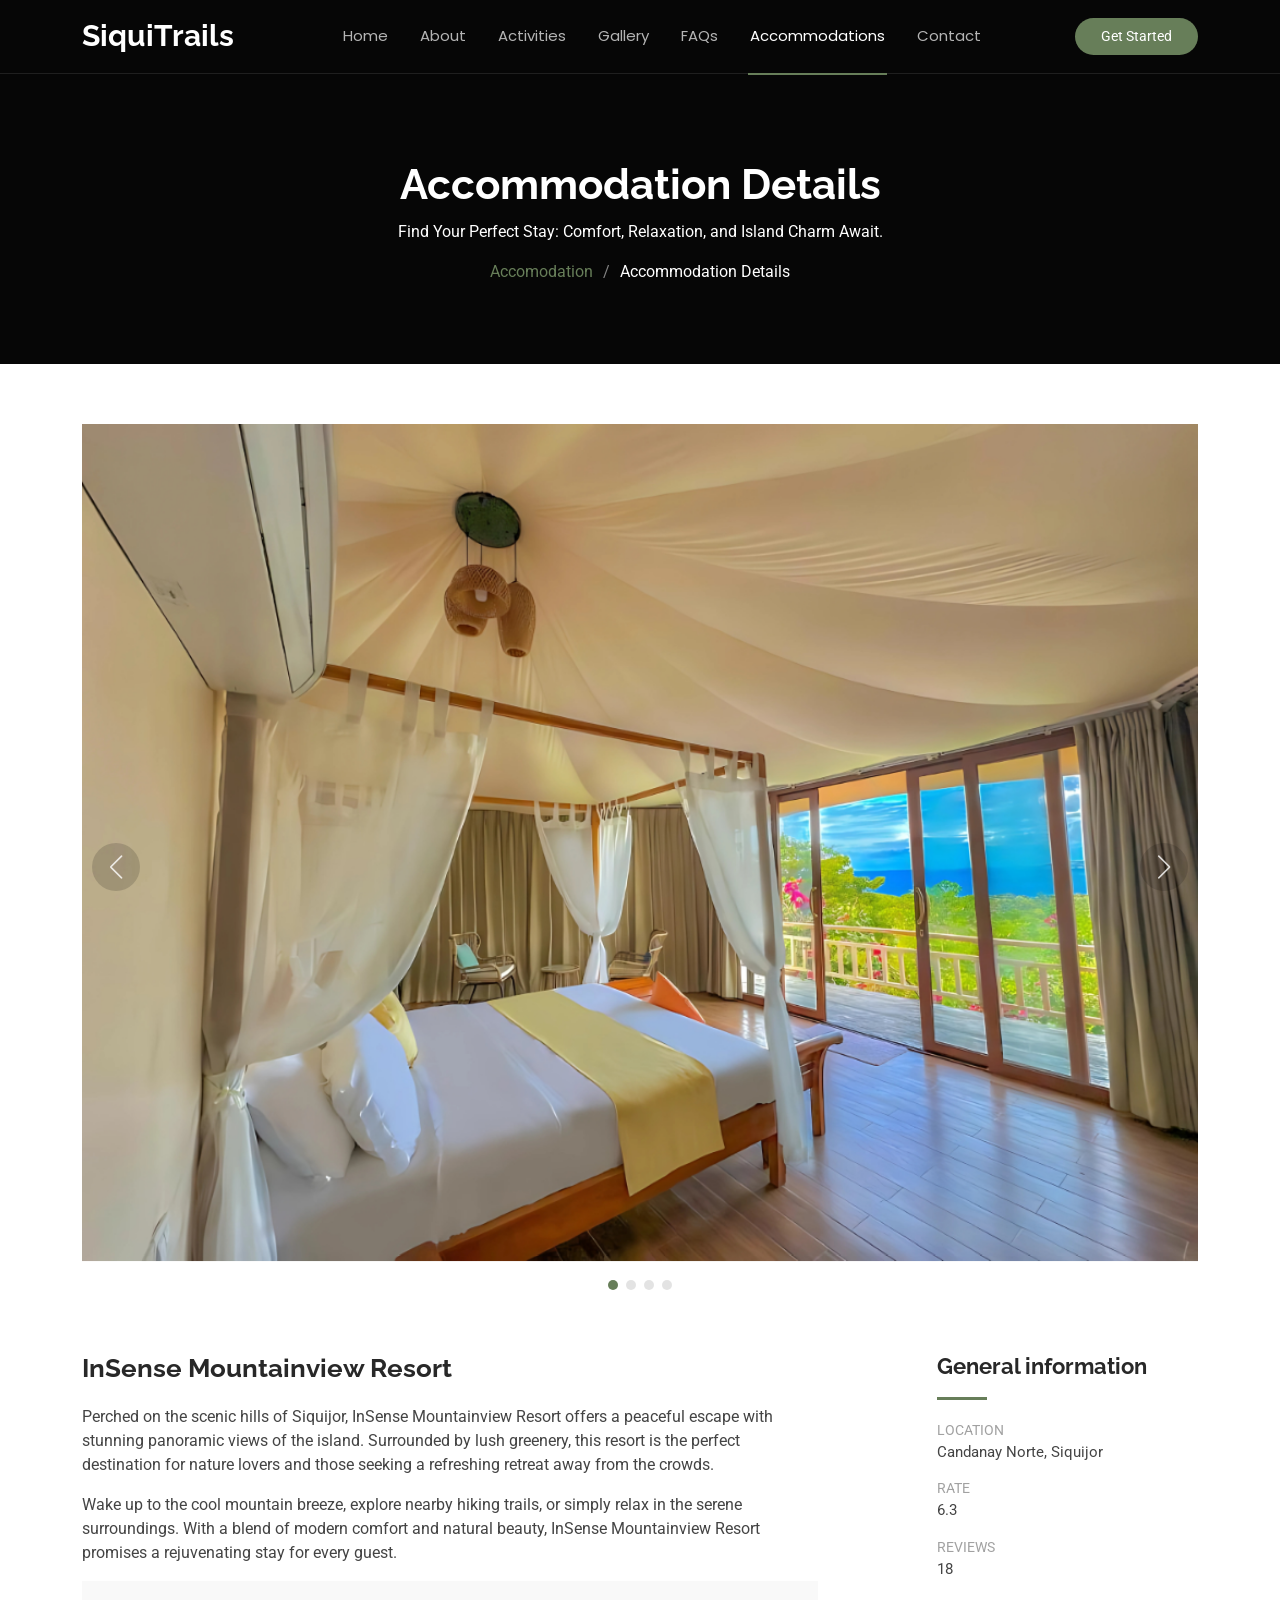
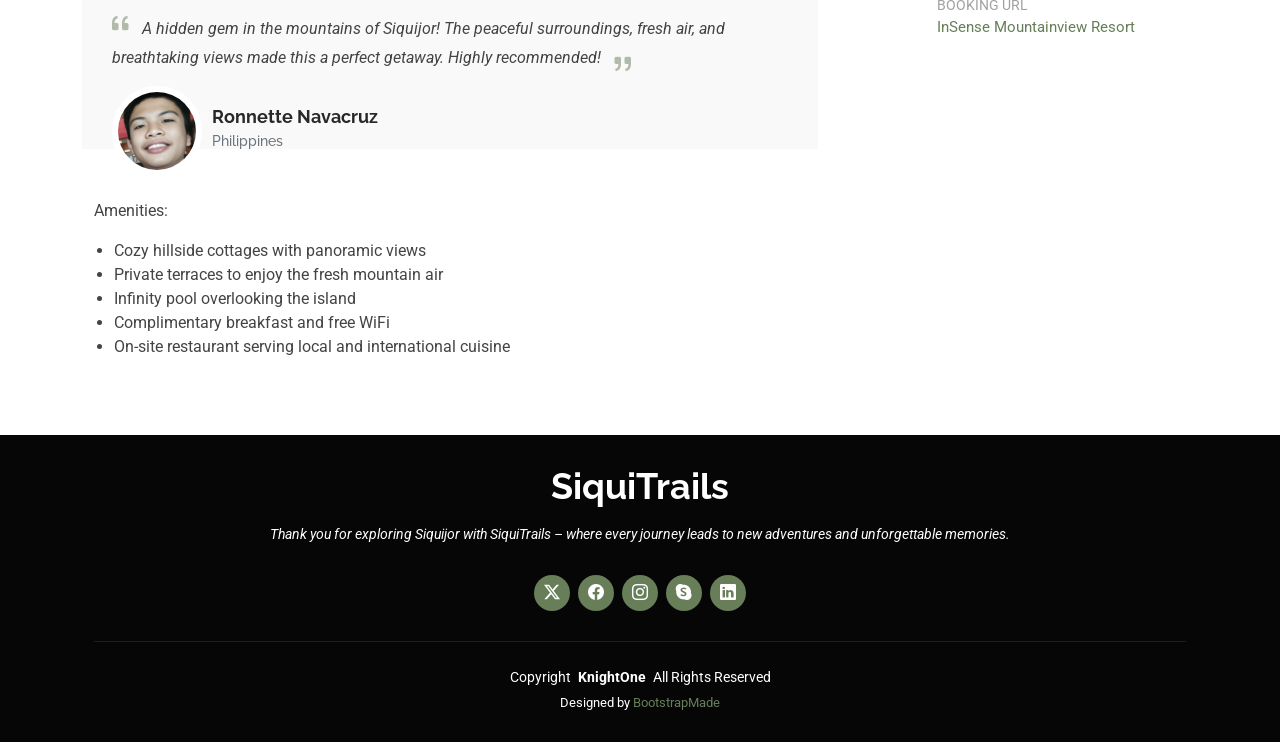
<file: accomodation-details-2.html>
<!DOCTYPE html>
<html lang="en">
  <head>
    <meta charset="utf-8" />
    <meta content="width=device-width, initial-scale=1.0" name="viewport" />
    <title>SiquiTrails</title>
    <meta name="description" content="" />
    <meta name="keywords" content="" />

    <!-- Favicons -->
    <link href="assets/img/street-view-solid.svg" rel="icon" />
    <link href="assets/img/apple-touch-icon.png" rel="apple-touch-icon" />

    <!-- Fonts -->
    <link href="https://fonts.googleapis.com" rel="preconnect" />
    <link href="https://fonts.gstatic.com" rel="preconnect" crossorigin />
    <link
      href="https://fonts.googleapis.com/css2?family=Roboto:ital,wght@0,100;0,300;0,400;0,500;0,700;0,900;1,100;1,300;1,400;1,500;1,700;1,900&family=Poppins:ital,wght@0,100;0,200;0,300;0,400;0,500;0,600;0,700;0,800;0,900;1,100;1,200;1,300;1,400;1,500;1,600;1,700;1,800;1,900&family=Raleway:ital,wght@0,100;0,200;0,300;0,400;0,500;0,600;0,700;0,800;0,900;1,100;1,200;1,300;1,400;1,500;1,600;1,700;1,800;1,900&display=swap"
      rel="stylesheet" />

    <!-- Vendor CSS Files -->
    <link
      href="assets/vendor/bootstrap/css/bootstrap.min.css"
      rel="stylesheet" />
    <link
      href="assets/vendor/bootstrap-icons/bootstrap-icons.css"
      rel="stylesheet" />
    <link href="assets/vendor/aos/aos.css" rel="stylesheet" />
    <link
      href="assets/vendor/glightbox/css/glightbox.min.css"
      rel="stylesheet" />
    <link href="assets/vendor/swiper/swiper-bundle.min.css" rel="stylesheet" />

    <!-- Main CSS File -->
    <link href="assets/css/main.css" rel="stylesheet" />

    <!-- =======================================================
  * Template Name: KnightOne
  * Template URL: https://bootstrapmade.com/knight-simple-one-page-bootstrap-template/
  * Updated: Oct 16 2024 with Bootstrap v5.3.3
  * Author: BootstrapMade.com
  * License: https://bootstrapmade.com/license/
  ======================================================== -->
  </head>

  <body class="portfolio-details-page">
    <header id="header" class="header d-flex align-items-center fixed-top">
      <div
        class="container position-relative d-flex align-items-center justify-content-between">
        <a
          href="index.html"
          class="logo d-flex align-items-center me-auto me-xl-0">
          <!-- Uncomment the line below if you also wish to use an image logo -->
          <!-- <img src="assets/img/logo.png" alt=""> -->
          <h1 class="sitename">SiquiTrails</h1>
        </a>

        <nav id="navmenu" class="navmenu">
          <ul>
            <li><a href="index.html#hero">Home</a></li>
            <li><a href="index.html#about">About</a></li>
            <li><a href="index.html#activities">Activities</a></li>
            <li><a href="index.html#gallery">Gallery</a></li>
            <li><a href="index.html#faq">FAQs</a></li>
            <li><a href="blog.html" class="active">Accommodations</a></li>

            <li><a href="index.html#contact">Contact</a></li>
          </ul>
          <i class="mobile-nav-toggle d-xl-none bi bi-list"></i>
        </nav>

        <a class="cta-btn" href="index.html#about">Get Started</a>
      </div>
    </header>

    <main class="main">
      <!-- Page Title -->
      <div
        class="page-title dark-background"
        data-aos="fade"
        style="
          background-image: url(https://images.unsplash.com/photo-1685685476548-8d57bc46032d?fm=jpg&q=60&w=3000&ixlib=rb-4.0.3&ixid=M3wxMjA3fDB8MHxzZWFyY2h8Mnx8c2lxdWlqb3J8ZW58MHx8MHx8fDA%3D);
        ">
        <div class="container position-relative">
          <h1>Accommodation Details</h1>
          <p>
            Find Your Perfect Stay: Comfort, Relaxation, and Island Charm Await.
          </p>
          <nav class="breadcrumbs">
            <ol>
              <li><a href="blog.html">Accomodation</a></li>
              <li class="current">Accommodation Details</li>
            </ol>
          </nav>
        </div>
      </div>
      <!-- End Page Title -->

      <!-- Portfolio Details Section -->
      <section id="portfolio-details" class="portfolio-details section">
        <div class="container" data-aos="fade-up">
          <div class="portfolio-details-slider swiper init-swiper">
            <script type="application/json" class="swiper-config">
              {
                "loop": true,
                "speed": 600,
                "autoplay": {
                  "delay": 5000
                },
                "slidesPerView": "auto",
                "navigation": {
                  "nextEl": ".swiper-button-next",
                  "prevEl": ".swiper-button-prev"
                },
                "pagination": {
                  "el": ".swiper-pagination",
                  "type": "bullets",
                  "clickable": true
                }
              }
            </script>
            <div class="swiper-wrapper align-items-center">
              <div class="swiper-slide">
                <img src="assets/img/portfolio/insense-1.png" alt="" />
              </div>

              <div class="swiper-slide">
                <img src="assets/img/portfolio/insense-2.png" alt="" />
              </div>

              <div class="swiper-slide">
                <img src="assets/img/portfolio/insense-3.png" alt="" />
              </div>

              <div class="swiper-slide">
                <img src="assets/img/portfolio/insense-4.png" alt="" />
              </div>
            </div>
            <div class="swiper-button-prev"></div>
            <div class="swiper-button-next"></div>
            <div class="swiper-pagination"></div>
          </div>

          <div class="row justify-content-between gy-4 mt-4">
            <div class="col-lg-8" data-aos="fade-up">
              <div class="portfolio-description">
                <h2>InSense Mountainview Resort</h2>
                <p>
                  Perched on the scenic hills of Siquijor, InSense Mountainview
                  Resort offers a peaceful escape with stunning panoramic views
                  of the island. Surrounded by lush greenery, this resort is the
                  perfect destination for nature lovers and those seeking a
                  refreshing retreat away from the crowds.
                </p>
                <p>
                  Wake up to the cool mountain breeze, explore nearby hiking
                  trails, or simply relax in the serene surroundings. With a
                  blend of modern comfort and natural beauty, InSense
                  Mountainview Resort promises a rejuvenating stay for every
                  guest.
                </p>

                <div class="testimonial-item">
                  <p>
                    <i class="bi bi-quote quote-icon-left"></i>
                    <span
                      >A hidden gem in the mountains of Siquijor! The peaceful
                      surroundings, fresh air, and breathtaking views made this
                      a perfect getaway. Highly recommended!</span
                    >
                    <i class="bi bi-quote quote-icon-right"></i>
                  </p>
                  <div>
                    <img
                      src="assets/img/testimonials/ronnette.png"
                      class="testimonial-img"
                      alt="" />
                    <h3>Ronnette Navacruz</h3>
                    <h4>Philippines</h4>
                  </div>
                </div>
                <p style="padding-left: 12px">Amenities:</p>
                <ul>
                  <li>
                    <span>Cozy hillside cottages with panoramic views</span>
                  </li>
                  <li>
                    <span
                      >Private terraces to enjoy the fresh mountain air</span
                    >
                  </li>
                  <li>
                    <span>Infinity pool overlooking the island</span>
                  </li>
                  <li>
                    <span>Complimentary breakfast and free WiFi</span>
                  </li>
                  <li>
                    <span
                      >On-site restaurant serving local and international
                      cuisine</span
                    >
                  </li>
                </ul>
              </div>
            </div>

            <div class="col-lg-3" data-aos="fade-up" data-aos-delay="100">
              <div class="portfolio-info">
                <h3>General information</h3>
                <ul>
                  <li><strong>Location</strong> Candanay Norte, Siquijor</li>
                  <li><strong>Rate</strong> 6.3</li>
                  <li><strong>Reviews</strong> 18</li>
                  <li>
                    <strong>Booking URL</strong>
                    <a
                      href="https://www.booking.com/hotel/ph/insense-mountainview-resort.en-gb.html?aid=373420&label=siquijor-4GPmUYm%2AysHfolRTDpWBcgS394449922226%3Apl%3Ata%3Ap1%3Ap2%3Aac%3Aap%3Aneg%3Afi%3Atikwd-23523760159%3Alp9060946%3Ali%3Adec%3Adm%3Appccp%3DUmFuZG9tSVYkc2RlIyh9Ydj4ck6nIj5YRjPru0SpaEk&sid=822c6465cdc01e34b0f176a076419615&all_sr_blocks=1251729502_407475420_2_0_0&checkin=2025-02-11&checkout=2025-02-15&dest_id=-2453627&dest_type=city&dist=0&group_adults=2&group_children=0&hapos=3&highlighted_blocks=1251729502_407475420_2_0_0&hpos=3&matching_block_id=1251729502_407475420_2_0_0&no_rooms=1&req_adults=2&req_children=0&room1=A%2CA&sb_price_type=total&sr_order=popularity&sr_pri_blocks=1251729502_407475420_2_0_0__1518000&srepoch=1739239302&srpvid=71f00e3b6cc1035d&type=total&ucfs=1&fbclid=IwY2xjawIYGd9leHRuA2FlbQIxMAABHdT3GIUy82a8QSJhSfFX9VxIrvUqDcNuebkBcNBjIzpab2QDx6i3_CyfZw_aem_w5SexY1ATHiH060TysgkZw"
                      >InSense Mountainview Resort</a
                    >
                  </li>
                </ul>
              </div>
            </div>
          </div>
        </div>
      </section>
      <!-- /Portfolio Details Section -->
    </main>

    <footer id="footer" class="footer dark-background">
      <div class="container">
        <h3 class="sitename">SiquiTrails</h3>
        <p>
          Thank you for exploring Siquijor with SiquiTrails – where every
          journey leads to new adventures and unforgettable memories.
        </p>
        <div class="social-links d-flex justify-content-center">
          <a href=""><i class="bi bi-twitter-x"></i></a>
          <a href=""><i class="bi bi-facebook"></i></a>
          <a href=""><i class="bi bi-instagram"></i></a>
          <a href=""><i class="bi bi-skype"></i></a>
          <a href=""><i class="bi bi-linkedin"></i></a>
        </div>
        <div class="container">
          <div class="copyright">
            <span>Copyright</span>
            <strong class="px-1 sitename">KnightOne</strong>
            <span>All Rights Reserved</span>
          </div>
          <div class="credits">
            <!-- All the links in the footer should remain intact. -->
            <!-- You can delete the links only if you've purchased the pro version. -->
            <!-- Licensing information: https://bootstrapmade.com/license/ -->
            <!-- Purchase the pro version with working PHP/AJAX contact form: [buy-url] -->
            Designed by <a href="https://bootstrapmade.com/">BootstrapMade</a>
          </div>
        </div>
      </div>
    </footer>

    <!-- Scroll Top -->
    <a
      href="#"
      id="scroll-top"
      class="scroll-top d-flex align-items-center justify-content-center"
      ><i class="bi bi-arrow-up-short"></i
    ></a>

    <!-- Preloader -->
    <div id="preloader"></div>

    <!-- Vendor JS Files -->
    <script src="assets/vendor/bootstrap/js/bootstrap.bundle.min.js"></script>
    <script src="assets/vendor/php-email-form/validate.js"></script>
    <script src="assets/vendor/aos/aos.js"></script>
    <script src="assets/vendor/glightbox/js/glightbox.min.js"></script>
    <script src="assets/vendor/purecounter/purecounter_vanilla.js"></script>
    <script src="assets/vendor/imagesloaded/imagesloaded.pkgd.min.js"></script>
    <script src="assets/vendor/isotope-layout/isotope.pkgd.min.js"></script>
    <script src="assets/vendor/swiper/swiper-bundle.min.js"></script>

    <!-- Main JS File -->
    <script src="assets/js/main.js"></script>
  </body>
</html>
</file>
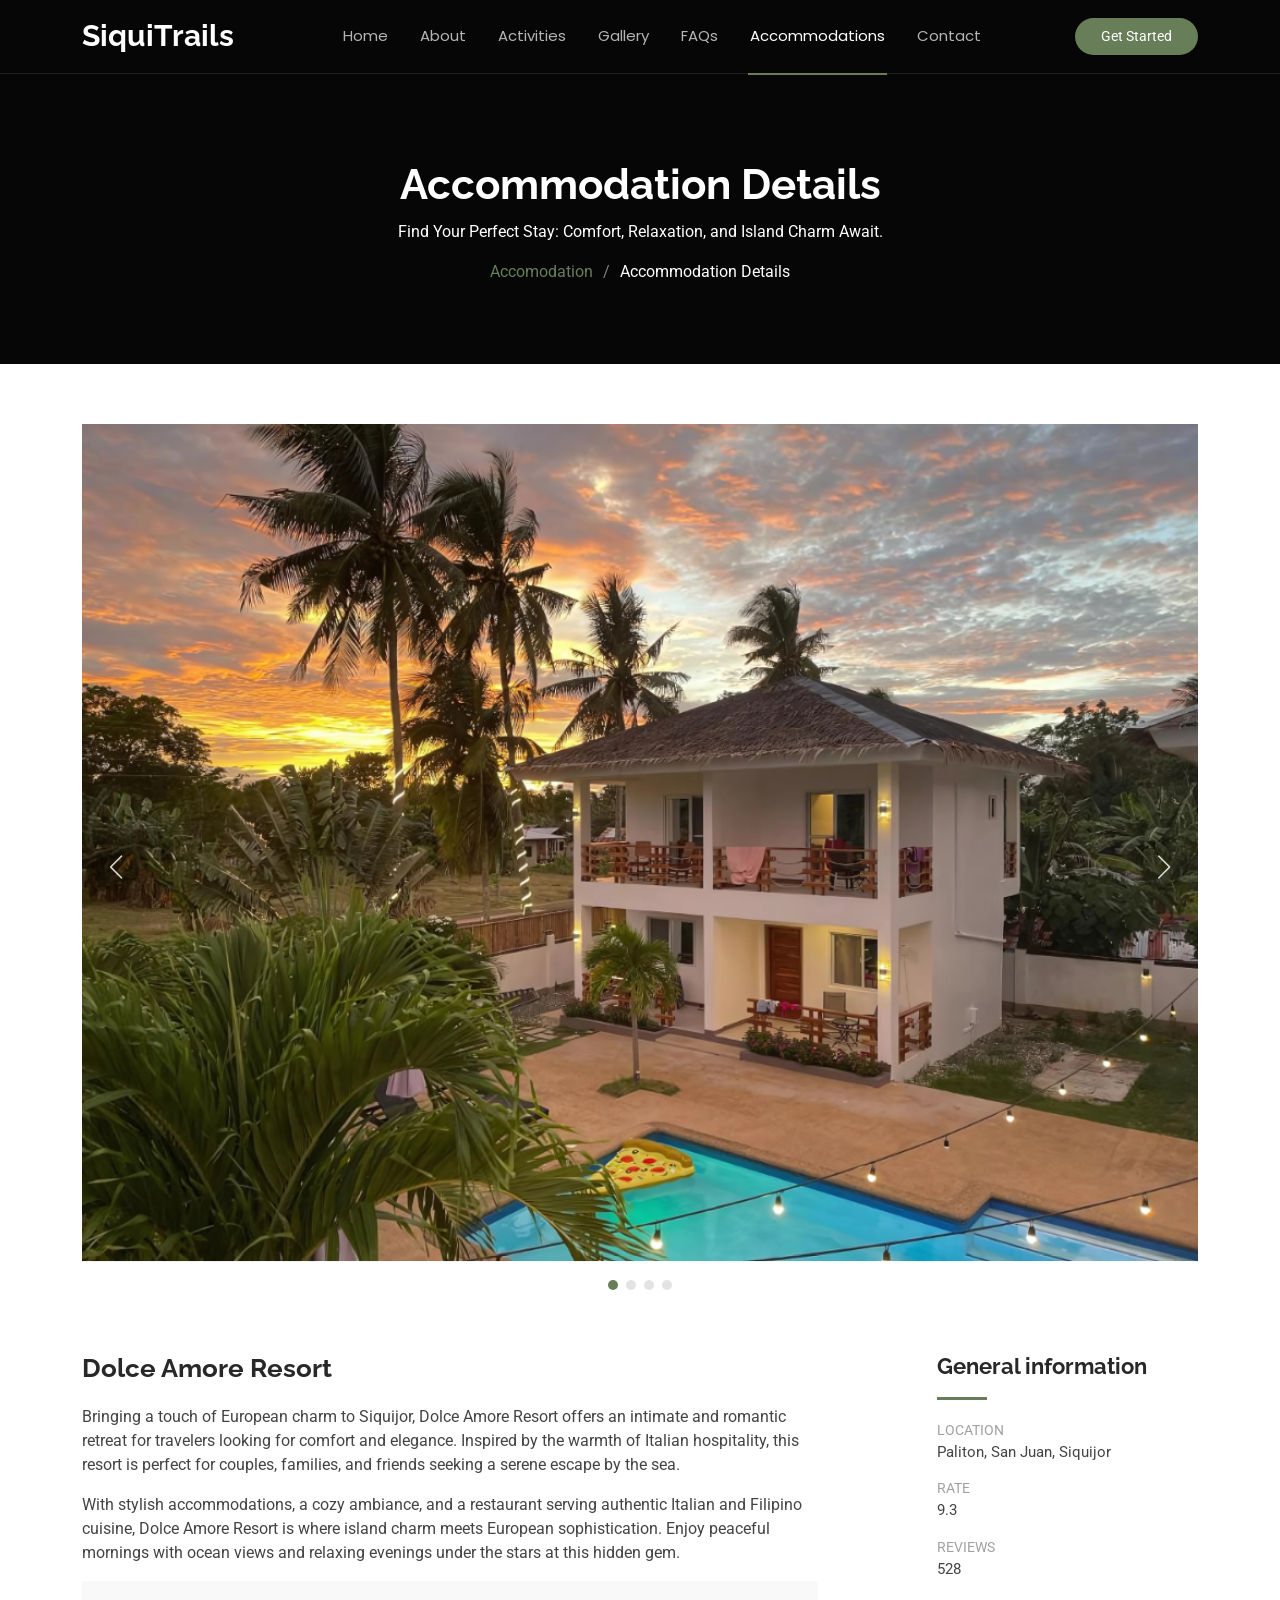
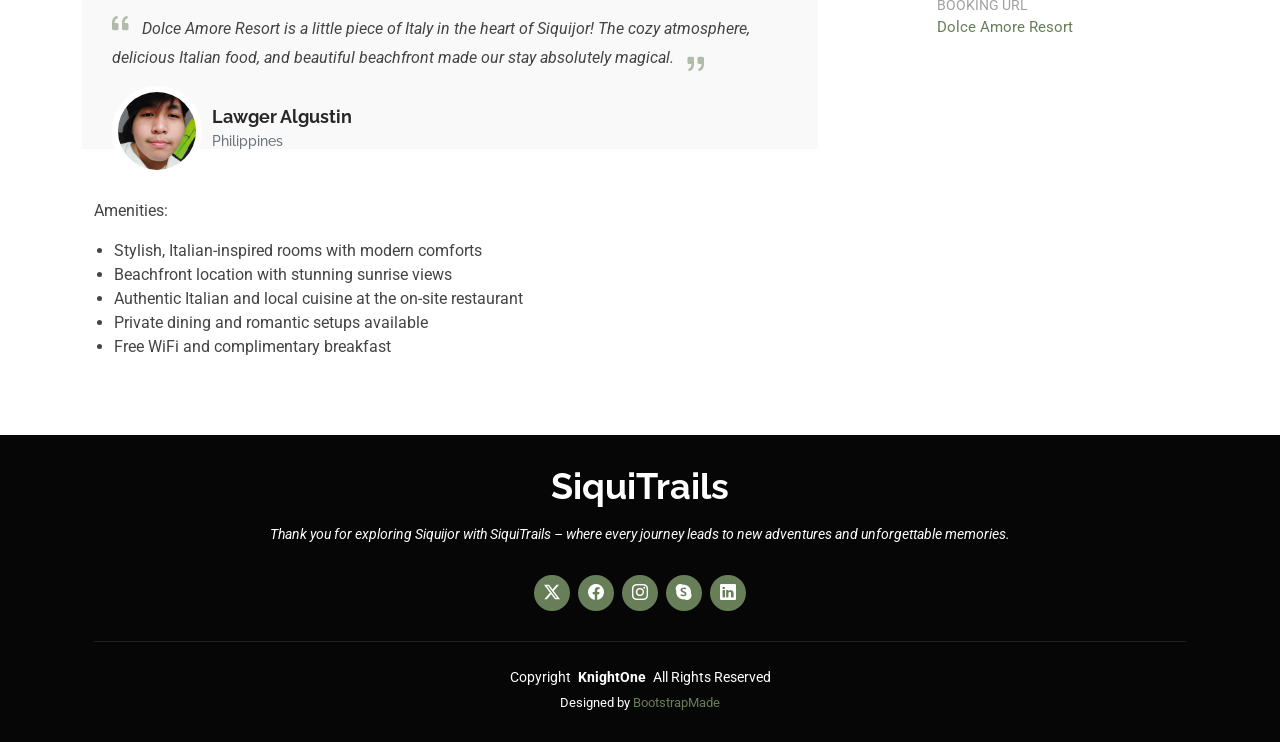
<file: accomodation-details-3.html>
<!DOCTYPE html>
<html lang="en">
  <head>
    <meta charset="utf-8" />
    <meta content="width=device-width, initial-scale=1.0" name="viewport" />
    <title>SiquiTrails</title>
    <meta name="description" content="" />
    <meta name="keywords" content="" />

    <!-- Favicons -->
    <link href="assets/img/street-view-solid.svg" rel="icon" />
    <link href="assets/img/apple-touch-icon.png" rel="apple-touch-icon" />

    <!-- Fonts -->
    <link href="https://fonts.googleapis.com" rel="preconnect" />
    <link href="https://fonts.gstatic.com" rel="preconnect" crossorigin />
    <link
      href="https://fonts.googleapis.com/css2?family=Roboto:ital,wght@0,100;0,300;0,400;0,500;0,700;0,900;1,100;1,300;1,400;1,500;1,700;1,900&family=Poppins:ital,wght@0,100;0,200;0,300;0,400;0,500;0,600;0,700;0,800;0,900;1,100;1,200;1,300;1,400;1,500;1,600;1,700;1,800;1,900&family=Raleway:ital,wght@0,100;0,200;0,300;0,400;0,500;0,600;0,700;0,800;0,900;1,100;1,200;1,300;1,400;1,500;1,600;1,700;1,800;1,900&display=swap"
      rel="stylesheet" />

    <!-- Vendor CSS Files -->
    <link
      href="assets/vendor/bootstrap/css/bootstrap.min.css"
      rel="stylesheet" />
    <link
      href="assets/vendor/bootstrap-icons/bootstrap-icons.css"
      rel="stylesheet" />
    <link href="assets/vendor/aos/aos.css" rel="stylesheet" />
    <link
      href="assets/vendor/glightbox/css/glightbox.min.css"
      rel="stylesheet" />
    <link href="assets/vendor/swiper/swiper-bundle.min.css" rel="stylesheet" />

    <!-- Main CSS File -->
    <link href="assets/css/main.css" rel="stylesheet" />

    <!-- =======================================================
  * Template Name: KnightOne
  * Template URL: https://bootstrapmade.com/knight-simple-one-page-bootstrap-template/
  * Updated: Oct 16 2024 with Bootstrap v5.3.3
  * Author: BootstrapMade.com
  * License: https://bootstrapmade.com/license/
  ======================================================== -->
  </head>

  <body class="portfolio-details-page">
    <header id="header" class="header d-flex align-items-center fixed-top">
      <div
        class="container position-relative d-flex align-items-center justify-content-between">
        <a
          href="index.html"
          class="logo d-flex align-items-center me-auto me-xl-0">
          <!-- Uncomment the line below if you also wish to use an image logo -->
          <!-- <img src="assets/img/logo.png" alt=""> -->
          <h1 class="sitename">SiquiTrails</h1>
        </a>

        <nav id="navmenu" class="navmenu">
          <ul>
            <li><a href="index.html#hero">Home</a></li>
            <li><a href="index.html#about">About</a></li>
            <li><a href="index.html#activities">Activities</a></li>
            <li><a href="index.html#gallery">Gallery</a></li>
            <li><a href="index.html#faq">FAQs</a></li>
            <li><a href="blog.html" class="active">Accommodations</a></li>

            <li><a href="index.html#contact">Contact</a></li>
          </ul>
          <i class="mobile-nav-toggle d-xl-none bi bi-list"></i>
        </nav>

        <a class="cta-btn" href="index.html#about">Get Started</a>
      </div>
    </header>

    <main class="main">
      <!-- Page Title -->
      <div
        class="page-title dark-background"
        data-aos="fade"
        style="
          background-image: url(https://images.unsplash.com/photo-1685685476548-8d57bc46032d?fm=jpg&q=60&w=3000&ixlib=rb-4.0.3&ixid=M3wxMjA3fDB8MHxzZWFyY2h8Mnx8c2lxdWlqb3J8ZW58MHx8MHx8fDA%3D);
        ">
        <div class="container position-relative">
          <h1>Accommodation Details</h1>
          <p>
            Find Your Perfect Stay: Comfort, Relaxation, and Island Charm Await.
          </p>
          <nav class="breadcrumbs">
            <ol>
              <li><a href="blog.html">Accomodation</a></li>
              <li class="current">Accommodation Details</li>
            </ol>
          </nav>
        </div>
      </div>
      <!-- End Page Title -->

      <!-- Portfolio Details Section -->
      <section id="portfolio-details" class="portfolio-details section">
        <div class="container" data-aos="fade-up">
          <div class="portfolio-details-slider swiper init-swiper">
            <script type="application/json" class="swiper-config">
              {
                "loop": true,
                "speed": 600,
                "autoplay": {
                  "delay": 5000
                },
                "slidesPerView": "auto",
                "navigation": {
                  "nextEl": ".swiper-button-next",
                  "prevEl": ".swiper-button-prev"
                },
                "pagination": {
                  "el": ".swiper-pagination",
                  "type": "bullets",
                  "clickable": true
                }
              }
            </script>
            <div class="swiper-wrapper align-items-center">
              <div class="swiper-slide">
                <img src="assets/img/portfolio/dolce-1.png" alt="" />
              </div>

              <div class="swiper-slide">
                <img src="assets/img/portfolio/dolce-2.png" alt="" />
              </div>

              <div class="swiper-slide">
                <img src="assets/img/portfolio/dolce-3.png" alt="" />
              </div>

              <div class="swiper-slide">
                <img src="assets/img/portfolio/dolce-4.png" alt="" />
              </div>
            </div>
            <div class="swiper-button-prev"></div>
            <div class="swiper-button-next"></div>
            <div class="swiper-pagination"></div>
          </div>

          <div class="row justify-content-between gy-4 mt-4">
            <div class="col-lg-8" data-aos="fade-up">
              <div class="portfolio-description">
                <h2>Dolce Amore Resort</h2>
                <p>
                  Bringing a touch of European charm to Siquijor, Dolce Amore
                  Resort offers an intimate and romantic retreat for travelers
                  looking for comfort and elegance. Inspired by the warmth of
                  Italian hospitality, this resort is perfect for couples,
                  families, and friends seeking a serene escape by the sea.
                </p>
                <p>
                  With stylish accommodations, a cozy ambiance, and a restaurant
                  serving authentic Italian and Filipino cuisine, Dolce Amore
                  Resort is where island charm meets European sophistication.
                  Enjoy peaceful mornings with ocean views and relaxing evenings
                  under the stars at this hidden gem.
                </p>

                <div class="testimonial-item">
                  <p>
                    <i class="bi bi-quote quote-icon-left"></i>
                    <span
                      >Dolce Amore Resort is a little piece of Italy in the
                      heart of Siquijor! The cozy atmosphere, delicious Italian
                      food, and beautiful beachfront made our stay absolutely
                      magical.</span
                    >
                    <i class="bi bi-quote quote-icon-right"></i>
                  </p>
                  <div>
                    <img
                      src="assets/img/testimonials/lawger.png"
                      class="testimonial-img"
                      alt="" />
                    <h3>Lawger Algustin</h3>
                    <h4>Philippines</h4>
                  </div>
                </div>
                <p style="padding-left: 12px">Amenities:</p>
                <ul>
                  <li>
                    <span
                      >Stylish, Italian-inspired rooms with modern
                      comforts</span
                    >
                  </li>
                  <li>
                    <span>Beachfront location with stunning sunrise views</span>
                  </li>
                  <li>
                    <span
                      >Authentic Italian and local cuisine at the on-site
                      restaurant</span
                    >
                  </li>
                  <li>
                    <span>Private dining and romantic setups available</span>
                  </li>
                  <li>
                    <span>Free WiFi and complimentary breakfast</span>
                  </li>
                </ul>
              </div>
            </div>

            <div class="col-lg-3" data-aos="fade-up" data-aos-delay="100">
              <div class="portfolio-info">
                <h3>General information</h3>
                <ul>
                  <li><strong>Location</strong> Paliton, San Juan, Siquijor</li>
                  <li><strong>Rate</strong> 9.3</li>
                  <li><strong>Reviews</strong> 528</li>
                  <li>
                    <strong>Booking URL</strong>
                    <a
                      href="https://www.booking.com/hotel/ph/dolce-amore-resort.en-gb.html?aid=2378099&label=huno.1%3ACjwKCAiA5Ka9BhB5EiwA1ZVtvKIHcejIE9uSOkvn504IThFnDp4r-j8mdppECaOUxa44YaAqgs7L-xoCghUQAvD_BwE&sid=822c6465cdc01e34b0f176a076419615&all_sr_blocks=583673601_384258382_2_0_0&checkin=2025-02-18&checkout=2025-02-19&dest_id=-2453627&dest_type=city&dist=0&group_adults=2&group_children=0&hapos=1&highlighted_blocks=583673601_384258382_2_0_0&hpos=1&matching_block_id=583673601_384258382_2_0_0&no_rooms=1&req_adults=2&req_children=0&room1=A%2CA&sb_price_type=total&sr_order=popularity&sr_pri_blocks=583673601_384258382_2_0_0__490450&srepoch=1739239689&srpvid=6dd60f02fe1a007f&type=total&ucfs=1&activeTab=main&fbclid=IwY2xjawIYKStleHRuA2FlbQIxMAABHfACM13gy1-Y7UrlCOOEIcBmuPy1OlwH1HtgbZPKeQewtpdO1ZgUOykUbg_aem_A3j4yOgcIbRgLl1RLln84w"
                      >Dolce Amore Resort</a
                    >
                  </li>
                </ul>
              </div>
            </div>
          </div>
        </div>
      </section>
      <!-- /Portfolio Details Section -->
    </main>

    <footer id="footer" class="footer dark-background">
      <div class="container">
        <h3 class="sitename">SiquiTrails</h3>
        <p>
          Thank you for exploring Siquijor with SiquiTrails – where every
          journey leads to new adventures and unforgettable memories.
        </p>
        <div class="social-links d-flex justify-content-center">
          <a href=""><i class="bi bi-twitter-x"></i></a>
          <a href=""><i class="bi bi-facebook"></i></a>
          <a href=""><i class="bi bi-instagram"></i></a>
          <a href=""><i class="bi bi-skype"></i></a>
          <a href=""><i class="bi bi-linkedin"></i></a>
        </div>
        <div class="container">
          <div class="copyright">
            <span>Copyright</span>
            <strong class="px-1 sitename">KnightOne</strong>
            <span>All Rights Reserved</span>
          </div>
          <div class="credits">
            <!-- All the links in the footer should remain intact. -->
            <!-- You can delete the links only if you've purchased the pro version. -->
            <!-- Licensing information: https://bootstrapmade.com/license/ -->
            <!-- Purchase the pro version with working PHP/AJAX contact form: [buy-url] -->
            Designed by <a href="https://bootstrapmade.com/">BootstrapMade</a>
          </div>
        </div>
      </div>
    </footer>

    <!-- Scroll Top -->
    <a
      href="#"
      id="scroll-top"
      class="scroll-top d-flex align-items-center justify-content-center"
      ><i class="bi bi-arrow-up-short"></i
    ></a>

    <!-- Preloader -->
    <div id="preloader"></div>

    <!-- Vendor JS Files -->
    <script src="assets/vendor/bootstrap/js/bootstrap.bundle.min.js"></script>
    <script src="assets/vendor/php-email-form/validate.js"></script>
    <script src="assets/vendor/aos/aos.js"></script>
    <script src="assets/vendor/glightbox/js/glightbox.min.js"></script>
    <script src="assets/vendor/purecounter/purecounter_vanilla.js"></script>
    <script src="assets/vendor/imagesloaded/imagesloaded.pkgd.min.js"></script>
    <script src="assets/vendor/isotope-layout/isotope.pkgd.min.js"></script>
    <script src="assets/vendor/swiper/swiper-bundle.min.js"></script>

    <!-- Main JS File -->
    <script src="assets/js/main.js"></script>
  </body>
</html>
</file>
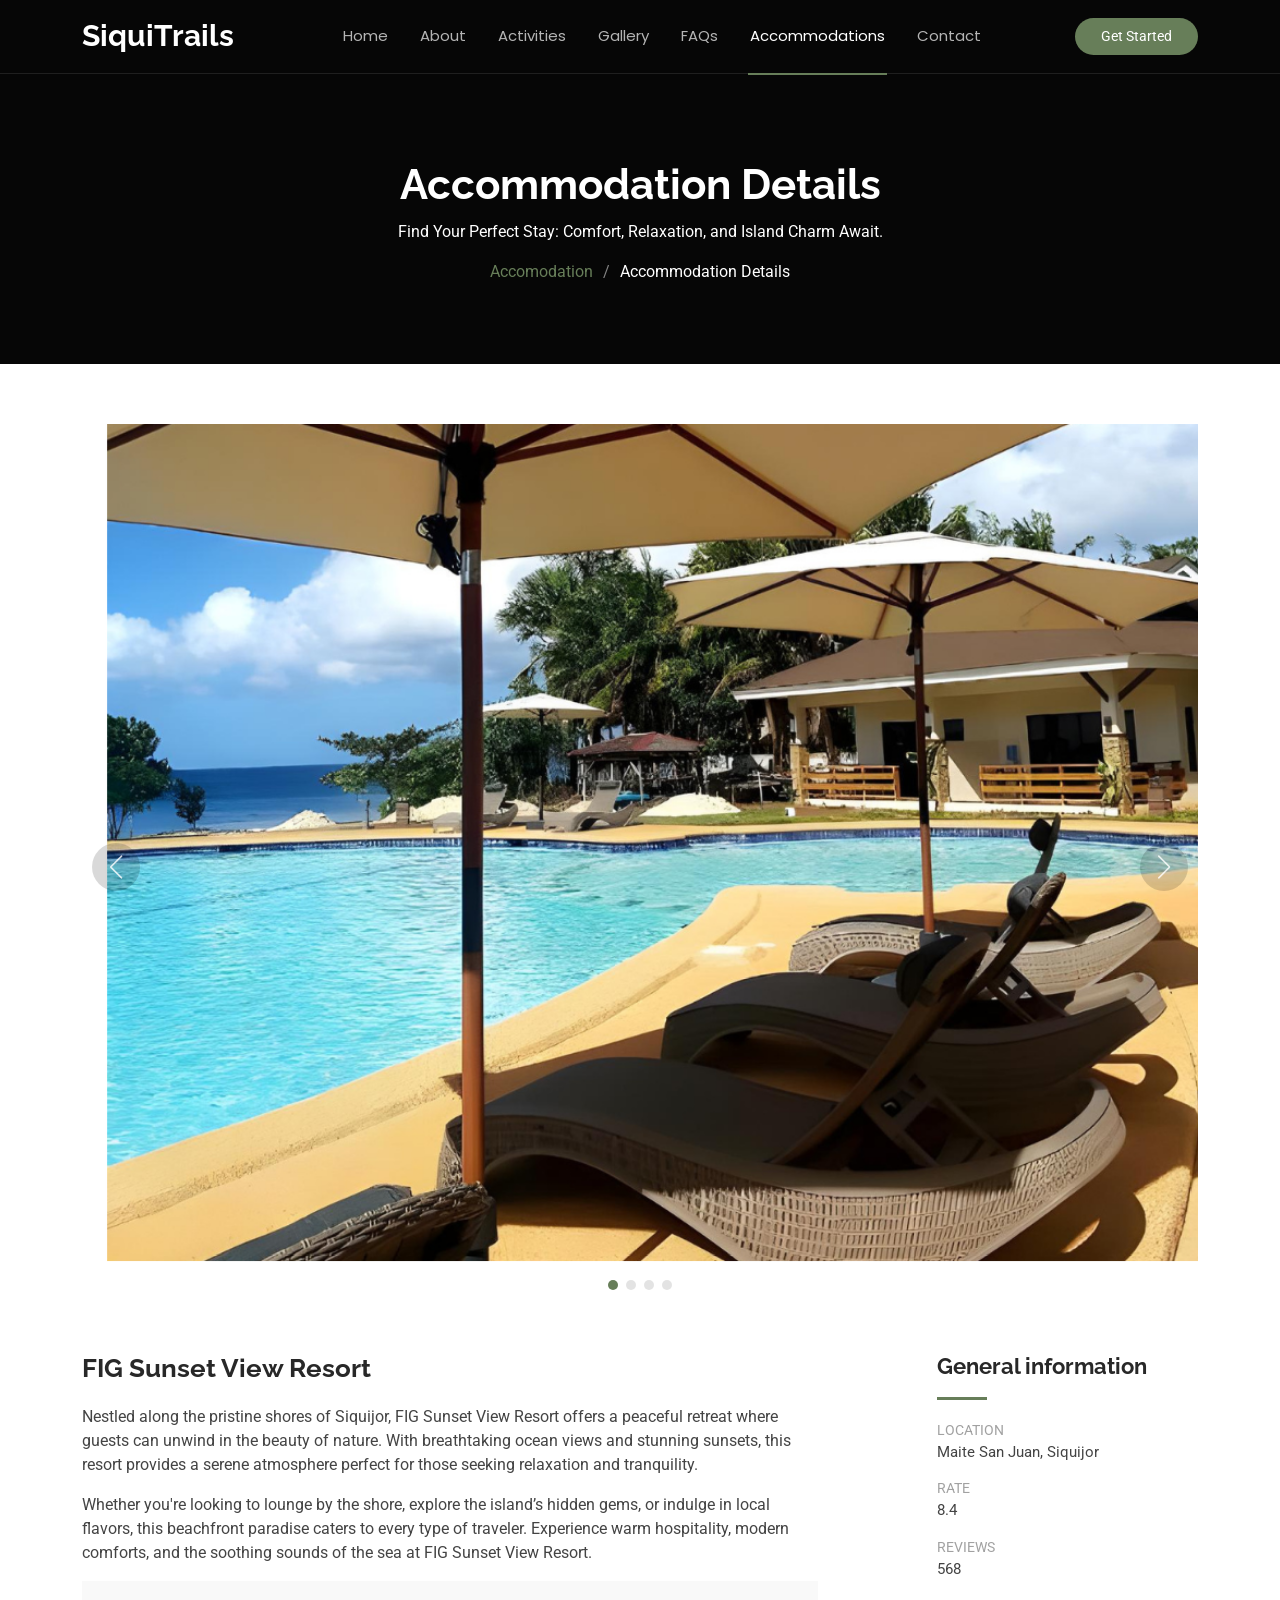
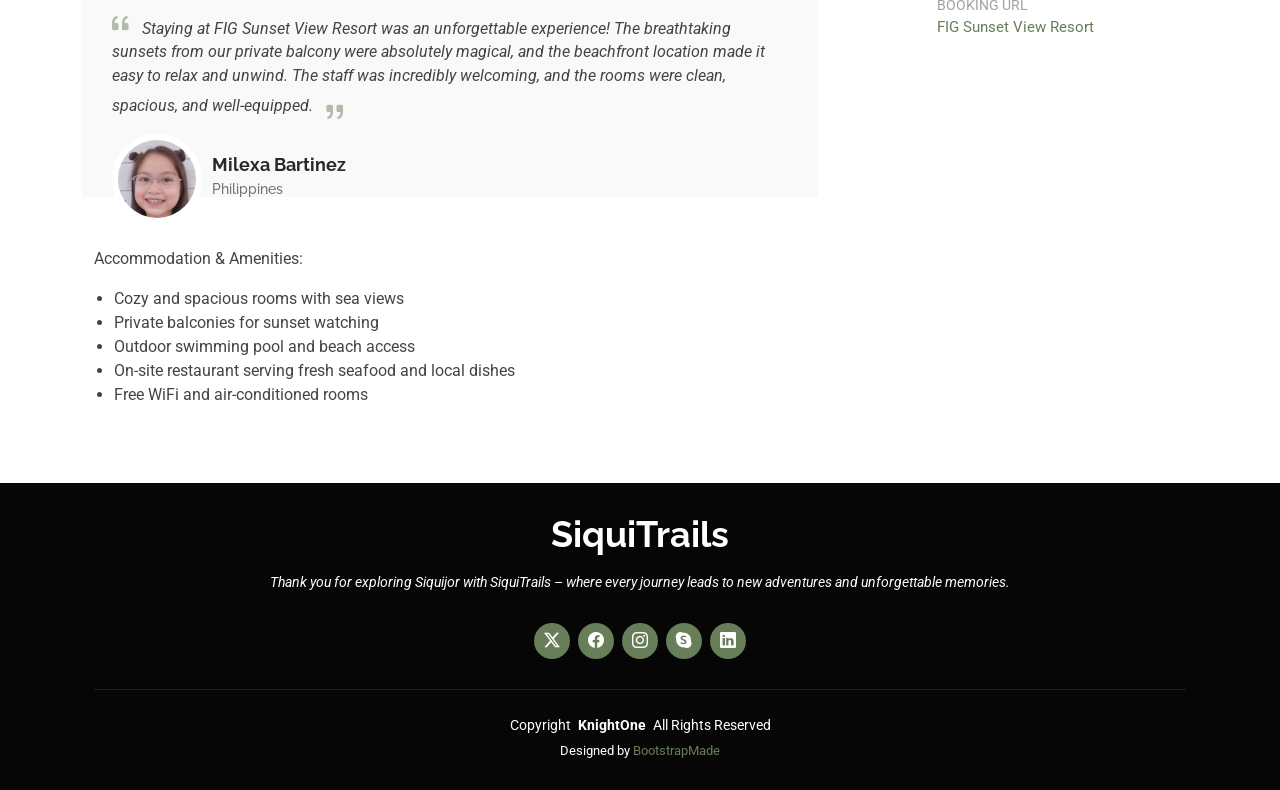
<file: accomodation-details.html>
<!DOCTYPE html>
<html lang="en">
  <head>
    <meta charset="utf-8" />
    <meta content="width=device-width, initial-scale=1.0" name="viewport" />
    <title>SiquiTrails</title>
    <meta name="description" content="" />
    <meta name="keywords" content="" />

    <!-- Favicons -->
    <link href="assets/img/street-view-solid.svg" rel="icon" />
    <link href="assets/img/apple-touch-icon.png" rel="apple-touch-icon" />

    <!-- Fonts -->
    <link href="https://fonts.googleapis.com" rel="preconnect" />
    <link href="https://fonts.gstatic.com" rel="preconnect" crossorigin />
    <link
      href="https://fonts.googleapis.com/css2?family=Roboto:ital,wght@0,100;0,300;0,400;0,500;0,700;0,900;1,100;1,300;1,400;1,500;1,700;1,900&family=Poppins:ital,wght@0,100;0,200;0,300;0,400;0,500;0,600;0,700;0,800;0,900;1,100;1,200;1,300;1,400;1,500;1,600;1,700;1,800;1,900&family=Raleway:ital,wght@0,100;0,200;0,300;0,400;0,500;0,600;0,700;0,800;0,900;1,100;1,200;1,300;1,400;1,500;1,600;1,700;1,800;1,900&display=swap"
      rel="stylesheet" />

    <!-- Vendor CSS Files -->
    <link
      href="assets/vendor/bootstrap/css/bootstrap.min.css"
      rel="stylesheet" />
    <link
      href="assets/vendor/bootstrap-icons/bootstrap-icons.css"
      rel="stylesheet" />
    <link href="assets/vendor/aos/aos.css" rel="stylesheet" />
    <link
      href="assets/vendor/glightbox/css/glightbox.min.css"
      rel="stylesheet" />
    <link href="assets/vendor/swiper/swiper-bundle.min.css" rel="stylesheet" />

    <!-- Main CSS File -->
    <link href="assets/css/main.css" rel="stylesheet" />

    <!-- =======================================================
  * Template Name: KnightOne
  * Template URL: https://bootstrapmade.com/knight-simple-one-page-bootstrap-template/
  * Updated: Oct 16 2024 with Bootstrap v5.3.3
  * Author: BootstrapMade.com
  * License: https://bootstrapmade.com/license/
  ======================================================== -->
  </head>

  <body class="portfolio-details-page">
    <header id="header" class="header d-flex align-items-center fixed-top">
      <div
        class="container position-relative d-flex align-items-center justify-content-between">
        <a
          href="index.html"
          class="logo d-flex align-items-center me-auto me-xl-0">
          <!-- Uncomment the line below if you also wish to use an image logo -->
          <!-- <img src="assets/img/logo.png" alt=""> -->
          <h1 class="sitename">SiquiTrails</h1>
        </a>

        <nav id="navmenu" class="navmenu">
          <ul>
            <li><a href="index.html#hero">Home</a></li>
            <li><a href="index.html#about">About</a></li>
            <li><a href="index.html#activities">Activities</a></li>
            <li><a href="index.html#gallery">Gallery</a></li>
            <li><a href="index.html#faq">FAQs</a></li>
            <li><a href="blog.html" class="active">Accommodations</a></li>

            <li><a href="index.html#contact">Contact</a></li>
          </ul>
          <i class="mobile-nav-toggle d-xl-none bi bi-list"></i>
        </nav>

        <a class="cta-btn" href="index.html#about">Get Started</a>
      </div>
    </header>

    <main class="main">
      <!-- Page Title -->
      <div
        class="page-title dark-background"
        data-aos="fade"
        style="
          background-image: url(https://images.unsplash.com/photo-1685685476548-8d57bc46032d?fm=jpg&q=60&w=3000&ixlib=rb-4.0.3&ixid=M3wxMjA3fDB8MHxzZWFyY2h8Mnx8c2lxdWlqb3J8ZW58MHx8MHx8fDA%3D);
        ">
        <div class="container position-relative">
          <h1>Accommodation Details</h1>
          <p>
            Find Your Perfect Stay: Comfort, Relaxation, and Island Charm Await.
          </p>
          <nav class="breadcrumbs">
            <ol>
              <li><a href="blog.html">Accomodation</a></li>
              <li class="current">Accommodation Details</li>
            </ol>
          </nav>
        </div>
      </div>
      <!-- End Page Title -->

      <!-- Portfolio Details Section -->
      <section id="portfolio-details" class="portfolio-details section">
        <div class="container" data-aos="fade-up">
          <div class="portfolio-details-slider swiper init-swiper">
            <script type="application/json" class="swiper-config">
              {
                "loop": true,
                "speed": 600,
                "autoplay": {
                  "delay": 5000
                },
                "slidesPerView": "auto",
                "navigation": {
                  "nextEl": ".swiper-button-next",
                  "prevEl": ".swiper-button-prev"
                },
                "pagination": {
                  "el": ".swiper-pagination",
                  "type": "bullets",
                  "clickable": true
                }
              }
            </script>
            <div class="swiper-wrapper align-items-center">
              <div class="swiper-slide">
                <img src="assets/img/portfolio/FIG-1.png" alt="" />
              </div>

              <div class="swiper-slide">
                <img src="assets/img/portfolio/FIG-2.png" alt="" />
              </div>

              <div class="swiper-slide">
                <img src="assets/img/portfolio/FIG-3.png" alt="" />
              </div>

              <div class="swiper-slide">
                <img src="assets/img/portfolio/FIG-4.png" alt="" />
              </div>
            </div>
            <div class="swiper-button-prev"></div>
            <div class="swiper-button-next"></div>
            <div class="swiper-pagination"></div>
          </div>

          <div class="row justify-content-between gy-4 mt-4">
            <div class="col-lg-8" data-aos="fade-up">
              <div class="portfolio-description">
                <h2>FIG Sunset View Resort</h2>
                <p>
                  Nestled along the pristine shores of Siquijor, FIG Sunset View
                  Resort offers a peaceful retreat where guests can unwind in
                  the beauty of nature. With breathtaking ocean views and
                  stunning sunsets, this resort provides a serene atmosphere
                  perfect for those seeking relaxation and tranquility.
                </p>
                <p>
                  Whether you're looking to lounge by the shore, explore the
                  island’s hidden gems, or indulge in local flavors, this
                  beachfront paradise caters to every type of traveler.
                  Experience warm hospitality, modern comforts, and the soothing
                  sounds of the sea at FIG Sunset View Resort.
                </p>

                <div class="testimonial-item">
                  <p>
                    <i class="bi bi-quote quote-icon-left"></i>
                    <span
                      >Staying at FIG Sunset View Resort was an unforgettable experience! The breathtaking sunsets from our private balcony were absolutely magical, and the beachfront location made it easy to relax and unwind. The staff was incredibly welcoming, and the rooms were clean, spacious, and well-equipped.</span
                    >
                    <i class="bi bi-quote quote-icon-right"></i>
                  </p>
                  <div>
                    <img
                      src="assets/img/testimonials/milexa.png"
                      class="testimonial-img"
                      alt="" />
                    <h3>Milexa Bartinez</h3>
                    <h4>Philippines</h4>
                  </div>
                </div>
                <p style="padding-left: 12px">Accommodation & Amenities:</p>
                <ul>
                  <li>
                    <span>Cozy and spacious rooms with sea views</span>
                  </li>
                  <li>
                    <span>Private balconies for sunset watching</span>
                  </li>
                  <li>
                    <span>Outdoor swimming pool and beach access</span>
                  </li>
                  <li>
                    <span
                      >On-site restaurant serving fresh seafood and local
                      dishes</span
                    >
                  </li>
                  <li>
                    <span>Free WiFi and air-conditioned rooms</span>
                  </li>
                </ul>
              </div>
            </div>

            <div class="col-lg-3" data-aos="fade-up" data-aos-delay="100">
              <div class="portfolio-info">
                <h3>General information</h3>
                <ul>
                  <li><strong>Location</strong> Maite San Juan, Siquijor</li>
                  <li><strong>Rate</strong> 8.4</li>
                  <li><strong>Reviews</strong> 568</li>
                  <li>
                    <strong>Booking URL</strong> <a href="https://www.booking.com/hotel/ph/fig-sunset-view-resort.en-gb.html?aid=373420&label=siquijor-4GPmUYm%2AysHfolRTDpWBcgS394449922226%3Apl%3Ata%3Ap1%3Ap2%3Aac%3Aap%3Aneg%3Afi%3Atikwd-23523760159%3Alp9060946%3Ali%3Adec%3Adm%3Appccp%3DUmFuZG9tSVYkc2RlIyh9Ydj4ck6nIj5YRjPru0SpaEk&sid=822c6465cdc01e34b0f176a076419615&checkin=2025-02-18&checkout=2025-02-19&dest_id=-2453627&dest_type=city&dist=0&group_adults=2&group_children=0&hapos=1&hpos=1&no_rooms=1&req_adults=2&req_children=0&room1=A%2CA&sb_price_type=total&soh=1&sr_order=popularity&srepoch=1739274116&srpvid=01ee523f32ac060e&type=total&ucfs=1&#no_availability_msg">FIG Sunset View Resort</a>
                  </li>
                  
                </ul>
              </div>
            </div>
          </div>
        </div>
      </section>
      <!-- /Portfolio Details Section -->
    </main>

    <footer id="footer" class="footer dark-background">
      <div class="container">
        <h3 class="sitename">SiquiTrails</h3>
        <p>
          Thank you for exploring Siquijor with SiquiTrails – where every
          journey leads to new adventures and unforgettable memories.
        </p>
        <div class="social-links d-flex justify-content-center">
          <a href=""><i class="bi bi-twitter-x"></i></a>
          <a href=""><i class="bi bi-facebook"></i></a>
          <a href=""><i class="bi bi-instagram"></i></a>
          <a href=""><i class="bi bi-skype"></i></a>
          <a href=""><i class="bi bi-linkedin"></i></a>
        </div>
        <div class="container">
          <div class="copyright">
            <span>Copyright</span>
            <strong class="px-1 sitename">KnightOne</strong>
            <span>All Rights Reserved</span>
          </div>
          <div class="credits">
            <!-- All the links in the footer should remain intact. -->
            <!-- You can delete the links only if you've purchased the pro version. -->
            <!-- Licensing information: https://bootstrapmade.com/license/ -->
            <!-- Purchase the pro version with working PHP/AJAX contact form: [buy-url] -->
            Designed by <a href="https://bootstrapmade.com/">BootstrapMade</a>
          </div>
        </div>
      </div>
    </footer>

    <!-- Scroll Top -->
    <a
      href="#"
      id="scroll-top"
      class="scroll-top d-flex align-items-center justify-content-center"
      ><i class="bi bi-arrow-up-short"></i
    ></a>

    <!-- Preloader -->
    <div id="preloader"></div>

    <!-- Vendor JS Files -->
    <script src="assets/vendor/bootstrap/js/bootstrap.bundle.min.js"></script>
    <script src="assets/vendor/php-email-form/validate.js"></script>
    <script src="assets/vendor/aos/aos.js"></script>
    <script src="assets/vendor/glightbox/js/glightbox.min.js"></script>
    <script src="assets/vendor/purecounter/purecounter_vanilla.js"></script>
    <script src="assets/vendor/imagesloaded/imagesloaded.pkgd.min.js"></script>
    <script src="assets/vendor/isotope-layout/isotope.pkgd.min.js"></script>
    <script src="assets/vendor/swiper/swiper-bundle.min.js"></script>

    <!-- Main JS File -->
    <script src="assets/js/main.js"></script>
  </body>
</html>
</file>
<file: assets/css/main.css>
/**
* Template Name: KnightOne
* Template URL: https://bootstrapmade.com/knight-simple-one-page-bootstrap-template/
* Updated: Oct 16 2024 with Bootstrap v5.3.3
* Author: BootstrapMade.com
* License: https://bootstrapmade.com/license/
*/

/*--------------------------------------------------------------
# Font & Color Variables
# Help: https://bootstrapmade.com/color-system/
--------------------------------------------------------------*/
/* Fonts */
:root {
  --default-font: "Roboto",  system-ui, -apple-system, "Segoe UI", Roboto, "Helvetica Neue", Arial, "Noto Sans", "Liberation Sans", sans-serif, "Apple Color Emoji", "Segoe UI Emoji", "Segoe UI Symbol", "Noto Color Emoji";
  --heading-font: "Raleway",  sans-serif;
  --nav-font: "Poppins",  sans-serif;
}

/* Global Colors - The following color variables are used throughout the website. Updating them here will change the color scheme of the entire website */
:root { 
  --background-color: #ffffff; /* Background color for the entire website, including individual sections */
  --default-color: #444444; /* Default color used for the majority of the text content across the entire website */
  --heading-color: #282828; /* Color for headings, subheadings and title throughout the website */
  --accent-color: #677e59; /* Accent color that represents your brand on the website. It's used for buttons, links, and other elements that need to stand out */
  --surface-color: #ffffff; /* The surface color is used as a background of boxed elements within sections, such as cards, icon boxes, or other elements that require a visual separation from the global background. */
  --contrast-color: #ffffff; /* Contrast color for text, ensuring readability against backgrounds of accent, heading, or default colors. */
}

/* Nav Menu Colors - The following color variables are used specifically for the navigation menu. They are separate from the global colors to allow for more customization options */
:root {
  --nav-color: #ffffff;  /* The default color of the main navmenu links */
  --nav-hover-color: #677e59; /* Applied to main navmenu links when they are hovered over or active */
  --nav-mobile-background-color: #ffffff; /* Used as the background color for mobile navigation menu */
  --nav-dropdown-background-color: #ffffff; /* Used as the background color for dropdown items that appear when hovering over primary navigation items */
  --nav-dropdown-color: #444444; /* Used for navigation links of the dropdown items in the navigation menu. */
  --nav-dropdown-hover-color: #677e59; /* Similar to --nav-hover-color, this color is applied to dropdown navigation links when they are hovered over. */
}

/* Color Presets - These classes override global colors when applied to any section or element, providing reuse of the sam color scheme. */

.light-background {
  --background-color: #f9f9f9;
  --surface-color: #ffffff;
}

.dark-background {
  --background-color: #060606;
  --default-color: #ffffff;
  --heading-color: #ffffff;
  --surface-color: #252525;
  --contrast-color: #ffffff;
}

/* Smooth scroll */
:root {
  scroll-behavior: smooth;
}

/*--------------------------------------------------------------
# General Styling & Shared Classes
--------------------------------------------------------------*/
body {
  color: var(--default-color);
  background-color: var(--background-color);
  font-family: var(--default-font);
}

a {
  color: var(--accent-color);
  text-decoration: none;
  transition: 0.3s;
}

a:hover {
  color: color-mix(in srgb, var(--accent-color), transparent 25%);
  text-decoration: none;
}

h1,
h2,
h3,
h4,
h5,
h6 {
  color: var(--heading-color);
  font-family: var(--heading-font);
}

/* Pulsating Play Button
------------------------------*/
.pulsating-play-btn {
  width: 94px;
  height: 94px;
  background: radial-gradient(var(--accent-color) 50%, color-mix(in srgb, var(--accent-color), transparent 75%) 52%);
  border-radius: 50%;
  display: block;
  position: relative;
  overflow: hidden;
}

.pulsating-play-btn:before {
  content: "";
  position: absolute;
  width: 120px;
  height: 120px;
  animation-delay: 0s;
  animation: pulsate-play-btn 2s;
  animation-direction: forwards;
  animation-iteration-count: infinite;
  animation-timing-function: steps;
  opacity: 1;
  border-radius: 50%;
  border: 5px solid color-mix(in srgb, var(--accent-color), transparent 30%);
  top: -15%;
  left: -15%;
  background: rgba(198, 16, 0, 0);
}

.pulsating-play-btn:after {
  content: "";
  position: absolute;
  left: 50%;
  top: 50%;
  transform: translateX(-40%) translateY(-50%);
  width: 0;
  height: 0;
  border-top: 10px solid transparent;
  border-bottom: 10px solid transparent;
  border-left: 15px solid #fff;
  z-index: 100;
  transition: all 400ms cubic-bezier(0.55, 0.055, 0.675, 0.19);
}

.pulsating-play-btn:hover:before {
  content: "";
  position: absolute;
  left: 50%;
  top: 50%;
  transform: translateX(-40%) translateY(-50%);
  width: 0;
  height: 0;
  border: none;
  border-top: 10px solid transparent;
  border-bottom: 10px solid transparent;
  border-left: 15px solid #fff;
  z-index: 200;
  animation: none;
  border-radius: 0;
}

.pulsating-play-btn:hover:after {
  border-left: 15px solid var(--accent-color);
  transform: scale(20);
}

@keyframes pulsate-play-btn {
  0% {
    transform: scale(0.6, 0.6);
    opacity: 1;
  }

  100% {
    transform: scale(1, 1);
    opacity: 0;
  }
}

/* PHP Email Form Messages
------------------------------*/
.php-email-form .error-message {
  display: none;
  background: #df1529;
  color: #ffffff;
  text-align: left;
  padding: 15px;
  margin-bottom: 24px;
  font-weight: 600;
}

.php-email-form .sent-message {
  display: none;
  color: #ffffff;
  background: #059652;
  text-align: center;
  padding: 15px;
  margin-bottom: 24px;
  font-weight: 600;
}

.php-email-form .loading {
  display: none;
  background: var(--surface-color);
  text-align: center;
  padding: 15px;
  margin-bottom: 24px;
}

.php-email-form .loading:before {
  content: "";
  display: inline-block;
  border-radius: 50%;
  width: 24px;
  height: 24px;
  margin: 0 10px -6px 0;
  border: 3px solid var(--accent-color);
  border-top-color: var(--surface-color);
  animation: php-email-form-loading 1s linear infinite;
}

@keyframes php-email-form-loading {
  0% {
    transform: rotate(0deg);
  }

  100% {
    transform: rotate(360deg);
  }
}

/*--------------------------------------------------------------
# Global Header
--------------------------------------------------------------*/
.header {
  --background-color: rgba(0, 0, 0, 0);
  --default-color: #ffffff;
  --heading-color: #ffffff;
  color: var(--default-color);
  background-color: var(--background-color);
  padding: 10px 0;
  transition: all 0.5s;
  z-index: 997;
  border-bottom: 1px solid color-mix(in srgb, var(--default-color), transparent 90%);
}

.header .logo {
  line-height: 1;
}

.header .logo img {
  max-height: 36px;
  margin-right: 8px;
}

.header .logo h1 {
  font-size: 30px;
  margin: 0;
  font-weight: 700;
  color: var(--heading-color);
}

.header .cta-btn,
.header .cta-btn:focus {
  color: var(--contrast-color);
  background: var(--accent-color);
  font-size: 14px;
  padding: 8px 26px;
  margin: 0;
  border-radius: 50px;
  transition: 0.3s;
}

.header .cta-btn:hover,
.header .cta-btn:focus:hover {
  color: var(--contrast-color);
  background: color-mix(in srgb, var(--accent-color), transparent 15%);
}

@media (max-width: 1200px) {
  .header .logo {
    order: 1;
  }

  .header .logo h1 {
    font-size: 24px;
  }

  .header .cta-btn {
    order: 2;
    margin: 0 15px 0 0;
    padding: 6px 20px;
  }

  .header .navmenu {
    order: 3;
  }
}

/* Global Header on Scroll
------------------------------*/
.scrolled .header {
  --background-color: rgba(40, 40, 40, 0.9);
}

/*--------------------------------------------------------------
# Navigation Menu
--------------------------------------------------------------*/
/* Desktop Navigation */
@media (min-width: 1200px) {
  .navmenu {
    padding: 0;
  }

  .navmenu ul {
    margin: 0;
    padding: 0;
    display: flex;
    list-style: none;
    align-items: center;
  }

  .navmenu li {
    position: relative;
  }

  .navmenu>ul>li {
    white-space: nowrap;
    padding: 15px 14px;
  }

  .navmenu>ul>li:last-child {
    padding-right: 0;
  }

  .navmenu a,
  .navmenu a:focus {
    color: color-mix(in srgb, var(--nav-color), transparent 30%);
    font-size: 15px;
    padding: 0 2px;
    font-family: var(--nav-font);
    font-weight: 400;
    display: flex;
    align-items: center;
    justify-content: space-between;
    white-space: nowrap;
    transition: 0.3s;
    position: relative;
  }

  .navmenu a i,
  .navmenu a:focus i {
    font-size: 12px;
    line-height: 0;
    margin-left: 5px;
    transition: 0.3s;
  }

  .navmenu>ul>li>a:before {
    content: "";
    position: absolute;
    height: 2px;
    bottom: -27px;
    left: 0;
    background-color: var(--nav-hover-color);
    visibility: hidden;
    width: 0px;
    transition: all 0.3s ease-in-out 0s;
  }

  .navmenu a:hover:before,
  .navmenu li:hover>a:before,
  .navmenu .active:before {
    visibility: visible;
    width: 100%;
  }

  .navmenu li:hover>a,
  .navmenu .active,
  .navmenu .active:focus {
    color: var(--nav-color);
  }

  .navmenu .dropdown ul {
    margin: 0;
    padding: 10px 0;
    background: var(--nav-dropdown-background-color);
    display: block;
    position: absolute;
    visibility: hidden;
    left: 14px;
    top: 130%;
    opacity: 0;
    transition: 0.3s;
    border-radius: 4px;
    z-index: 99;
    box-shadow: 0px 0px 30px rgba(0, 0, 0, 0.1);
  }

  .navmenu .dropdown ul li {
    min-width: 200px;
  }

  .navmenu .dropdown ul a {
    padding: 10px 20px;
    font-size: 15px;
    text-transform: none;
    color: var(--nav-dropdown-color);
  }

  .navmenu .dropdown ul a i {
    font-size: 12px;
  }

  .navmenu .dropdown ul a:hover,
  .navmenu .dropdown ul .active:hover,
  .navmenu .dropdown ul li:hover>a {
    color: var(--nav-dropdown-hover-color);
  }

  .navmenu .dropdown:hover>ul {
    opacity: 1;
    top: 100%;
    visibility: visible;
  }

  .navmenu .dropdown .dropdown ul {
    top: 0;
    left: -90%;
    visibility: hidden;
  }

  .navmenu .dropdown .dropdown:hover>ul {
    opacity: 1;
    top: 0;
    left: -100%;
    visibility: visible;
  }
}

/* Mobile Navigation */
@media (max-width: 1199px) {
  .mobile-nav-toggle {
    color: var(--nav-color);
    font-size: 28px;
    line-height: 0;
    margin-right: 10px;
    cursor: pointer;
    transition: color 0.3s;
  }

  .navmenu {
    padding: 0;
    z-index: 9997;
  }

  .navmenu ul {
    display: none;
    list-style: none;
    position: absolute;
    inset: 60px 20px 20px 20px;
    padding: 10px 0;
    margin: 0;
    border-radius: 6px;
    background-color: var(--nav-mobile-background-color);
    border: 1px solid color-mix(in srgb, var(--default-color), transparent 90%);
    box-shadow: none;
    overflow-y: auto;
    transition: 0.3s;
    z-index: 9998;
  }

  .navmenu a,
  .navmenu a:focus {
    color: var(--nav-dropdown-color);
    padding: 10px 20px;
    font-family: var(--nav-font);
    font-size: 17px;
    font-weight: 500;
    display: flex;
    align-items: center;
    justify-content: space-between;
    white-space: nowrap;
    transition: 0.3s;
  }

  .navmenu a i,
  .navmenu a:focus i {
    font-size: 12px;
    line-height: 0;
    margin-left: 5px;
    width: 30px;
    height: 30px;
    display: flex;
    align-items: center;
    justify-content: center;
    border-radius: 50%;
    transition: 0.3s;
    background-color: color-mix(in srgb, var(--accent-color), transparent 90%);
  }

  .navmenu a i:hover,
  .navmenu a:focus i:hover {
    background-color: var(--accent-color);
    color: var(--contrast-color);
  }

  .navmenu a:hover,
  .navmenu .active,
  .navmenu .active:focus {
    color: var(--nav-dropdown-hover-color);
  }

  .navmenu .active i,
  .navmenu .active:focus i {
    background-color: var(--accent-color);
    color: var(--contrast-color);
    transform: rotate(180deg);
  }

  .navmenu .dropdown ul {
    position: static;
    display: none;
    z-index: 99;
    padding: 10px 0;
    margin: 10px 20px;
    background-color: var(--nav-dropdown-background-color);
    transition: all 0.5s ease-in-out;
  }

  .navmenu .dropdown ul ul {
    background-color: rgba(33, 37, 41, 0.1);
  }

  .navmenu .dropdown>.dropdown-active {
    display: block;
    background-color: rgba(33, 37, 41, 0.03);
  }

  .mobile-nav-active {
    overflow: hidden;
  }

  .mobile-nav-active .mobile-nav-toggle {
    color: #fff;
    position: absolute;
    font-size: 32px;
    top: 15px;
    right: 15px;
    margin-right: 0;
    z-index: 9999;
  }

  .mobile-nav-active .navmenu {
    position: fixed;
    overflow: hidden;
    inset: 0;
    background: rgba(33, 37, 41, 0.8);
    transition: 0.3s;
  }

  .mobile-nav-active .navmenu>ul {
    display: block;
  }
}

/*--------------------------------------------------------------
# Global Footer
--------------------------------------------------------------*/
.footer {
  color: var(--default-color);
  background-color: var(--background-color);
  font-size: 14px;
  text-align: center;
  padding: 30px 0;
  position: relative;
}

.footer h3 {
  font-size: 36px;
  font-weight: 700;
  position: relative;
  padding: 0;
  margin: 0 0 15px 0;
}

.footer p {
  font-size: 15;
  font-style: italic;
  padding: 0;
  margin: 0 0 30px 0;
}

.footer .social-links {
  margin: 0 0 30px 0;
}

.footer .social-links a {
  font-size: 16px;
  display: flex;
  align-items: center;
  justify-content: center;
  background: var(--accent-color);
  color: var(--contrast-color);
  line-height: 1;
  margin: 0 4px;
  border-radius: 50%;
  text-align: center;
  width: 36px;
  height: 36px;
  transition: 0.3s;
}

.footer .social-links a:hover {
  background: color-mix(in srgb, var(--accent-color), transparent 20%);
  text-decoration: none;
}

.footer .copyright {
  padding-top: 25px;
  border-top: 1px solid color-mix(in srgb, var(--default-color), transparent 90%);
}

.footer .credits {
  font-size: 13px;
  padding-top: 5px;
}

/*--------------------------------------------------------------
# Preloader
--------------------------------------------------------------*/
#preloader {
  position: fixed;
  inset: 0;
  z-index: 9999;
  overflow: hidden;
  background-color: var(--background-color);
  transition: all 0.6s ease-out;
}

#preloader:before {
  content: "";
  position: fixed;
  top: calc(50% - 30px);
  left: calc(50% - 30px);
  border: 6px solid var(--accent-color);
  border-top-color: color-mix(in srgb, var(--accent-color), transparent 90%);
  border-radius: 50%;
  width: 60px;
  height: 60px;
  animation: animate-preloader 1s linear infinite;
}

@keyframes animate-preloader {
  0% {
    transform: rotate(0deg);
  }

  100% {
    transform: rotate(360deg);
  }
}

/*--------------------------------------------------------------
# Scroll Top Button
--------------------------------------------------------------*/
.scroll-top {
  position: fixed;
  visibility: hidden;
  opacity: 0;
  right: 15px;
  bottom: -15px;
  z-index: 99999;
  background-color: var(--accent-color);
  width: 44px;
  height: 44px;
  border-radius: 50px;
  transition: all 0.4s;
}

.scroll-top i {
  font-size: 24px;
  color: var(--contrast-color);
  line-height: 0;
}

.scroll-top:hover {
  background-color: color-mix(in srgb, var(--accent-color), transparent 20%);
  color: var(--contrast-color);
}

.scroll-top.active {
  visibility: visible;
  opacity: 1;
  bottom: 15px;
}

/*--------------------------------------------------------------
# Disable aos animation delay on mobile devices
--------------------------------------------------------------*/
@media screen and (max-width: 768px) {
  [data-aos-delay] {
    transition-delay: 0 !important;
  }
}

/*--------------------------------------------------------------
# Global Page Titles & Breadcrumbs
--------------------------------------------------------------*/
.page-title {
  color: var(--default-color);
  background-color: var(--background-color);
  background-size: cover;
  background-position: center;
  background-repeat: no-repeat;
  padding: 160px 0 80px 0;
  text-align: center;
  position: relative;
}

.page-title:before {
  content: "";
  background-color: color-mix(in srgb, var(--background-color), transparent 50%);
  position: absolute;
  inset: 0;
}

.page-title h1 {
  font-size: 42px;
  font-weight: 700;
  margin-bottom: 10px;
}

.page-title .breadcrumbs ol {
  display: flex;
  flex-wrap: wrap;
  list-style: none;
  justify-content: center;
  padding: 0;
  margin: 0;
  font-size: 16px;
  font-weight: 400;
}

.page-title .breadcrumbs ol li+li {
  padding-left: 10px;
}

.page-title .breadcrumbs ol li+li::before {
  content: "/";
  display: inline-block;
  padding-right: 10px;
  color: color-mix(in srgb, var(--default-color), transparent 50%);
}

/*--------------------------------------------------------------
# Global Sections
--------------------------------------------------------------*/
section,
.section {
  color: var(--default-color);
  background-color: var(--background-color);
  padding: 60px 0;
  scroll-margin-top: 72px;
  overflow: clip;
}

@media (max-width: 1199px) {

  section,
  .section {
    scroll-margin-top: 57px;
  }
}

/*--------------------------------------------------------------
# Global Section Titles
--------------------------------------------------------------*/
.section-title {
  padding-bottom: 60px;
  position: relative;
}

.section-title h2 {
  font-size: 32px;
  font-weight: 700;
  margin-bottom: 20px;
  padding-bottom: 20px;
  position: relative;
}

.section-title h2:after {
  content: "";
  position: absolute;
  display: block;
  width: 50px;
  height: 3px;
  background: var(--accent-color);
  left: 0;
  right: 0;
  bottom: 0;
}

.section-title p {
  margin-bottom: 0;
  color: color-mix(in srgb, var(--default-color) 90%, white 50%);
}

/*--------------------------------------------------------------
# Hero Section
--------------------------------------------------------------*/
.hero {
  width: 100%;
  min-height: 100vh;
  position: relative;
  padding: 80px 0;
  display: flex;
  align-items: center;
  justify-content: center;
}

.hero img {
  position: absolute;
  inset: 0;
  display: block;
  width: 100%;
  height: 100%;
  object-fit: cover;
  z-index: 1;
}

.hero:before {
  content: "";
  background: color-mix(in srgb, var(--background-color), transparent 30%);
  position: absolute;
  inset: 0;
  z-index: 2;
}

.hero .container {
  position: relative;
  z-index: 3;
}

.hero h2 {
  margin: 0;
  font-size: 48px;
  font-weight: 700;
}

.hero p {
  color: color-mix(in srgb, var(--default-color), transparent 20%);
  margin: 10px 0 20px 0;
  font-size: 24px;
}

@media (max-width: 768px) {
  .hero h2 {
    font-size: 32px;
    line-height: 36px;
  }

  .hero p {
    font-size: 18px;
    line-height: 24px;
  }
}

/*--------------------------------------------------------------
# About Section
--------------------------------------------------------------*/
.about ul {
  list-style: none;
  padding: 0;
}

.about ul li {
  padding-bottom: 5px;
  display: flex;
  align-items: center;
}

.about ul i {
  font-size: 20px;
  padding-right: 4px;
  color: var(--accent-color);
}

.about .read-more {
  background: var(--accent-color);
  color: var(--contrast-color);
  font-family: var(--heading-font);
  font-weight: 500;
  font-size: 16px;
  letter-spacing: 1px;
  padding: 10px 28px;
  border-radius: 50px;
  transition: 0.3s;
  display: inline-flex;
  align-items: center;
  justify-content: center;
}

.about .read-more i {
  font-size: 18px;
  margin-left: 5px;
  line-height: 0;
  transition: 0.3s;
}

.about .read-more:hover {
  background: color-mix(in srgb, var(--accent-color), transparent 20%);
}

.about .read-more:hover i {
  transform: translate(5px, 0);
}

/*--------------------------------------------------------------
# Services Section
--------------------------------------------------------------*/
.services .service-item {
  background-color: var(--surface-color);
  box-shadow: 0px 5px 90px 0px rgba(0, 0, 0, 0.1);
  padding: 60px 30px;
  transition: all ease-in-out 0.3s;
  border-radius: 18px;
  border-bottom: 5px solid var(--surface-color);
  height: 100%;
}

.services .service-item .icon {
  color: var(--contrast-color);
  background: var(--accent-color);
  margin: 0;
  width: 64px;
  height: 64px;
  border-radius: 50px;
  display: flex;
  align-items: center;
  justify-content: center;
  margin-bottom: 20px;
  font-size: 28px;
  transition: ease-in-out 0.3s;
}

.services .service-item h3 {
  font-weight: 700;
  margin: 10px 0 15px 0;
  font-size: 22px;
  transition: ease-in-out 0.3s;
}

.services .service-item p {
  line-height: 24px;
  font-size: 14px;
  margin-bottom: 0;
}

@media (min-width: 1365px) {
  .services .service-item:hover {
    transform: translateY(-10px);
    border-color: var(--accent-color);
  }

  .services .service-item:hover h3 {
    color: var(--accent-color);
  }
}

/*--------------------------------------------------------------
# Call To Action Section
--------------------------------------------------------------*/
.call-to-action {
  padding: 120px 0;
  position: relative;
  clip-path: inset(0);
}

.call-to-action img {
  position: fixed;
  top: 0;
  left: 0;
  display: block;
  width: 100%;
  height: 100%;
  object-fit: cover;
  z-index: 1;
}

.call-to-action:before {
  content: "";
  background: color-mix(in srgb, var(--background-color), transparent 50%);
  position: absolute;
  inset: 0;
  z-index: 2;
}

.call-to-action .container {
  position: relative;
  z-index: 3;
}

.call-to-action h3 {
  color: var(--default-color);
  font-size: 28px;
  font-weight: 700;
}

.call-to-action p {
  color: var(--default-color);
}

.call-to-action .cta-btn {
  font-family: var(--heading-font);
  font-weight: 500;
  font-size: 16px;
  letter-spacing: 1px;
  display: inline-block;
  padding: 12px 40px;
  border-radius: 50px;
  transition: 0.5s;
  margin: 10px;
  background: var(--accent-color);
  color: var(--contrast-color);
}

.call-to-action .cta-btn:hover {
  background: color-mix(in srgb, var(--accent-color) 90%, white 15%);
}

/*--------------------------------------------------------------
# Features Section
--------------------------------------------------------------*/
.features .features-image {
  position: relative;
  min-height: 400px;
}

.features .features-image img {
  position: absolute;
  inset: 0;
  display: block;
  width: 100%;
  height: 100%;
  object-fit: cover;
  z-index: 1;
}

.features .features-item h4 {
  font-size: 20px;
  font-weight: 700;
  margin: 0 0 5px 0;
}

.features .features-item i {
  font-size: 48px;
  color: var(--accent-color);
  margin-right: 20px;
  line-height: 0;
}

.features .features-item p {
  font-size: 15px;
  color: color-mix(in srgb, var(--default-color), transparent 20%);
  margin: 0;
}

/*--------------------------------------------------------------
# Clients Section
--------------------------------------------------------------*/
.clients .clients-wrap {
  border-top: 1px solid color-mix(in srgb, var(--default-color), transparent 85%);
  border-left: 1px solid color-mix(in srgb, var(--default-color), transparent 85%);
}

.clients .client-logo {
  background-color: var(--surface-color);
  display: flex;
  justify-content: center;
  align-items: center;
  border-right: 1px solid color-mix(in srgb, var(--default-color), transparent 85%);
  border-bottom: 1px solid color-mix(in srgb, var(--default-color), transparent 85%);
  overflow: hidden;
}

.clients .client-logo img {
  padding: 50px;
  max-width: 80%;
  transition: 0.3s;
}

@media (max-width: 640px) {
  .clients .client-logo img {
    padding: 30px;
    max-width: 50%;
  }
}

.clients .client-logo:hover img {
  transform: scale(1.1);
}

/*--------------------------------------------------------------
# Stats Section
--------------------------------------------------------------*/
.stats {
  position: relative;
}

.stats img {
  position: absolute;
  inset: 0;
  display: block;
  width: 100%;
  height: 100%;
  object-fit: cover;
  z-index: 1;
}

.stats:before {
  content: "";
  background: color-mix(in srgb, var(--background-color), transparent 20%);
  position: absolute;
  inset: 0;
  z-index: 2;
}

.stats .container {
  position: relative;
  z-index: 3;
}

.stats .subheading {
  text-align: center;
}

.stats .subheading h3 {
  font-weight: 700;
  font-size: 36px;
}

.stats .stats-item {
  padding: 30px;
  width: 100%;
}

.stats .stats-item span {
  font-size: 48px;
  display: block;
  color: var(--default-color);
  font-weight: 700;
}

.stats .stats-item p {
  padding: 0;
  margin: 0;
  font-family: var(--heading-font);
  font-size: 16px;
  font-weight: 700;
  color: color-mix(in srgb, var(--default-color), transparent 40%);
}

/*--------------------------------------------------------------
# Portfolio Section
--------------------------------------------------------------*/
.portfolio .portfolio-filters {
  padding: 0;
  margin: 0 auto 20px auto;
  list-style: none;
  text-align: center;
}

.portfolio .portfolio-filters li {
  cursor: pointer;
  display: inline-block;
  padding: 8px 20px 10px 20px;
  margin: 0;
  font-size: 15px;
  font-weight: 500;
  line-height: 1;
  margin-bottom: 5px;
  border-radius: 50px;
  transition: all 0.3s ease-in-out;
  font-family: var(--heading-font);
}

.portfolio .portfolio-filters li:hover,
.portfolio .portfolio-filters li.filter-active {
  color: var(--contrast-color);
  background-color: var(--accent-color);
}

.portfolio .portfolio-filters li:first-child {
  margin-left: 0;
}

.portfolio .portfolio-filters li:last-child {
  margin-right: 0;
}

@media (max-width: 575px) {
  .portfolio .portfolio-filters li {
    font-size: 14px;
    margin: 0 0 10px 0;
  }
}

.portfolio .portfolio-item {
  position: relative;
  overflow: hidden;
}

.portfolio .portfolio-item .portfolio-info {
  opacity: 0;
  position: absolute;
  left: 12px;
  right: 12px;
  bottom: -100%;
  z-index: 3;
  transition: all ease-in-out 0.5s;
  background: color-mix(in srgb, var(--surface-color), transparent 10%);
  padding: 15px;
}

.portfolio .portfolio-item .portfolio-info h4 {
  font-size: 18px;
  font-weight: 600;
  padding-right: 50px;
}

.portfolio .portfolio-item .portfolio-info p {
  color: color-mix(in srgb, var(--default-color), transparent 30%);
  font-size: 14px;
  margin-bottom: 0;
  padding-right: 50px;
}

.portfolio .portfolio-item .portfolio-info .preview-link,
.portfolio .portfolio-item .portfolio-info .details-link {
  position: absolute;
  right: 50px;
  font-size: 24px;
  top: calc(50% - 14px);
  color: color-mix(in srgb, var(--default-color), transparent 30%);
  transition: 0.3s;
  line-height: 0;
}

.portfolio .portfolio-item .portfolio-info .preview-link:hover,
.portfolio .portfolio-item .portfolio-info .details-link:hover {
  color: var(--accent-color);
}

.portfolio .portfolio-item .portfolio-info .details-link {
  right: 14px;
  font-size: 28px;
}

.portfolio .portfolio-item:hover .portfolio-info {
  opacity: 1;
  bottom: 0;
}

/*--------------------------------------------------------------
# Pricing Section
--------------------------------------------------------------*/
.pricing .pricing-item {
  background-color: var(--surface-color);
  box-shadow: 0px 5px 90px rgba(0, 0, 0, 0.1);
  padding: 40px 20px;
  text-align: center;
  border-radius: 8px;
  position: relative;
  overflow: hidden;
}

.pricing .pricing-item h3 {
  padding: 15px;
  margin-top: 15px;
  font-size: 18px;
  font-weight: 600;
}

.pricing .pricing-item h4 {
  color: var(--accent-color);
  font-size: 42px;
  font-family: var(--default-font);
  font-weight: 500;
}

.pricing .pricing-item h4 sup {
  font-size: 20px;
  top: -15px;
  left: -3px;
}

.pricing .pricing-item h4 span {
  color: color-mix(in srgb, var(--default-color), transparent 40%);
  font-size: 16px;
  font-weight: 300;
}

.pricing .pricing-item ul {
  padding: 20px 0;
  list-style: none;
  text-align: center;
  line-height: 20px;
  font-size: 14px;
}

.pricing .pricing-item ul li {
  padding-bottom: 16px;
}

.pricing .pricing-item ul .na {
  color: color-mix(in srgb, var(--default-color), transparent 60%);
  text-decoration: line-through;
}

.pricing .pricing-item .btn-wrap {
  padding: 15px;
  text-align: center;
}

.pricing .pricing-item .btn-buy {
  color: var(--accent-color);
  background-color: transparent;
  border: 2px solid var(--accent-color);
  display: inline-block;
  padding: 10px 40px 12px 40px;
  border-radius: 50px;
  font-size: 14px;
  font-family: var(--heading-font);
  font-weight: 600;
  transition: 0.3s;
}

.pricing .pricing-item .btn-buy:hover {
  background: var(--accent-color);
  color: var(--contrast-color);
}

.pricing .recommended .btn-buy {
  background: var(--accent-color);
  color: var(--contrast-color);
}

.pricing .recommended .btn-buy:hover {
  background: color-mix(in srgb, var(--accent-color), transparent 20%);
  border-color: color-mix(in srgb, var(--accent-color), transparent 20%);
}

.pricing .recommended-badge {
  position: absolute;
  top: 20px;
  left: 50%;
  transform: translateX(-50%);
  z-index: 1;
  font-size: 13px;
  padding: 3px 25px 6px 25px;
  background: color-mix(in srgb, var(--accent-color), transparent 92%);
  color: var(--accent-color);
  border-radius: 50px;
}

/*--------------------------------------------------------------
# Faq Section
--------------------------------------------------------------*/
.faq .content h3 {
  font-weight: 400;
  font-size: 34px;
}

.faq .content p {
  color: color-mix(in srgb, var(--default-color), transparent 30%);
}

.faq .faq-container {
  margin-top: 15px;
}

.faq .faq-container .faq-item {
  background-color: var(--surface-color);
  position: relative;
  padding: 20px;
  margin-bottom: 20px;
  box-shadow: 0px 5px 25px 0px rgba(0, 0, 0, 0.1);
  overflow: hidden;
}

.faq .faq-container .faq-item:last-child {
  margin-bottom: 0;
}

.faq .faq-container .faq-item h3 {
  font-weight: 600;
  font-size: 17px;
  line-height: 24px;
  margin: 0 30px 0 32px;
  transition: 0.3s;
  cursor: pointer;
}

.faq .faq-container .faq-item h3 span {
  color: var(--accent-color);
  padding-right: 5px;
}

.faq .faq-container .faq-item h3:hover {
  color: var(--accent-color);
}

.faq .faq-container .faq-item .faq-content {
  display: grid;
  grid-template-rows: 0fr;
  transition: 0.3s ease-in-out;
  visibility: hidden;
  opacity: 0;
}

.faq .faq-container .faq-item .faq-content p {
  margin-bottom: 0;
  overflow: hidden;
}

.faq .faq-container .faq-item .faq-icon {
  position: absolute;
  top: 22px;
  left: 20px;
  font-size: 22px;
  line-height: 0;
  transition: 0.3s;
  color: var(--accent-color);
}

.faq .faq-container .faq-item .faq-toggle {
  position: absolute;
  top: 20px;
  right: 20px;
  font-size: 16px;
  line-height: 0;
  transition: 0.3s;
  cursor: pointer;
}

.faq .faq-container .faq-item .faq-toggle:hover {
  color: var(--accent-color);
}

.faq .faq-container .faq-active h3 {
  color: var(--accent-color);
}

.faq .faq-container .faq-active .faq-content {
  grid-template-rows: 1fr;
  visibility: visible;
  opacity: 1;
  padding-top: 10px;
}

.faq .faq-container .faq-active .faq-toggle {
  transform: rotate(90deg);
  color: var(--accent-color);
}

/*--------------------------------------------------------------
# Recent Posts Section
--------------------------------------------------------------*/
.recent-posts article {
  background: var(--surface-color);
  box-shadow: 0 4px 16px rgba(0, 0, 0, 0.1);
  padding: 30px;
  height: 100%;
  border-radius: 10px;
  overflow: hidden;
}

.recent-posts .post-img {
  max-height: 240px;
  margin: -30px -30px 15px -30px;
  overflow: hidden;
}

.recent-posts .post-category {
  font-size: 16px;
  color: color-mix(in srgb, var(--default-color), transparent 50%);
  margin-bottom: 10px;
}

.recent-posts .title {
  font-size: 20px;
  font-weight: 700;
  padding: 0;
  margin: 0 0 20px 0;
}

.recent-posts .title a {
  color: var(--heading-color);
  transition: 0.3s;
}

.recent-posts .title a:hover {
  color: var(--accent-color);
}

.recent-posts .post-author-img {
  width: 50px;
  border-radius: 50%;
  margin-right: 15px;
}

.recent-posts .post-author {
  font-weight: 600;
  margin-bottom: 5px;
}

.recent-posts .post-date {
  font-size: 14px;
  color: color-mix(in srgb, var(--default-color), transparent 50%);
  margin-bottom: 0;
}

/*--------------------------------------------------------------
# Contact Section
--------------------------------------------------------------*/
.contact .info-item+.info-item {
  margin-top: 40px;
}

.contact .info-item i {
  color: var(--accent-color);
  background: color-mix(in srgb, var(--accent-color), transparent 92%);
  font-size: 20px;
  width: 44px;
  height: 44px;
  display: flex;
  justify-content: center;
  align-items: center;
  border-radius: 50px;
  transition: all 0.3s ease-in-out;
  margin-right: 15px;
}

.contact .info-item h3 {
  padding: 0;
  font-size: 18px;
  font-weight: 700;
  margin-bottom: 5px;
}

.contact .info-item p {
  padding: 0;
  margin-bottom: 0;
  font-size: 14px;
}

.contact .info-item:hover i {
  background: var(--accent-color);
  color: var(--contrast-color);
}

.contact .php-email-form {
  height: 100%;
}

.contact .php-email-form input[type=text],
.contact .php-email-form input[type=email],
.contact .php-email-form textarea {
  font-size: 14px;
  padding: 10px 15px;
  box-shadow: none;
  border-radius: 0;
  color: var(--default-color);
  background-color: var(--surface-color);
  border-color: color-mix(in srgb, var(--default-color), transparent 80%);
}

.contact .php-email-form input[type=text]:focus,
.contact .php-email-form input[type=email]:focus,
.contact .php-email-form textarea:focus {
  border-color: var(--accent-color);
}

.contact .php-email-form input[type=text]::placeholder,
.contact .php-email-form input[type=email]::placeholder,
.contact .php-email-form textarea::placeholder {
  color: color-mix(in srgb, var(--default-color), transparent 70%);
}

.contact .php-email-form button[type=submit] {
  color: var(--contrast-color);
  background: var(--accent-color);
  border: 0;
  padding: 10px 30px;
  transition: 0.4s;
  border-radius: 50px;
}

.contact .php-email-form button[type=submit]:hover {
  background: color-mix(in srgb, var(--accent-color), transparent 25%);
}

/*--------------------------------------------------------------
# Portfolio Details Section
--------------------------------------------------------------*/
.portfolio-details .portfolio-details-slider img {
  width: 100%;
}

.portfolio-details .swiper-wrapper {
  height: auto;
}

.portfolio-details .swiper-button-prev,
.portfolio-details .swiper-button-next {
  width: 48px;
  height: 48px;
}

.portfolio-details .swiper-button-prev:after,
.portfolio-details .swiper-button-next:after {
  color: rgba(255, 255, 255, 0.8);
  background-color: rgba(0, 0, 0, 0.15);
  font-size: 24px;
  border-radius: 50%;
  width: 48px;
  height: 48px;
  display: flex;
  align-items: center;
  justify-content: center;
  transition: 0.3s;
}

.portfolio-details .swiper-button-prev:hover:after,
.portfolio-details .swiper-button-next:hover:after {
  background-color: rgba(0, 0, 0, 0.3);
}

@media (max-width: 575px) {

  .portfolio-details .swiper-button-prev,
  .portfolio-details .swiper-button-next {
    display: none;
  }
}

.portfolio-details .swiper-pagination {
  margin-top: 20px;
  position: relative;
}

.portfolio-details .swiper-pagination .swiper-pagination-bullet {
  width: 10px;
  height: 10px;
  background-color: color-mix(in srgb, var(--default-color), transparent 85%);
  opacity: 1;
}

.portfolio-details .swiper-pagination .swiper-pagination-bullet-active {
  background-color: var(--accent-color);
}

.portfolio-details .portfolio-info h3 {
  font-size: 22px;
  font-weight: 700;
  margin-bottom: 20px;
  padding-bottom: 20px;
  position: relative;
}

.portfolio-details .portfolio-info h3:after {
  content: "";
  position: absolute;
  display: block;
  width: 50px;
  height: 3px;
  background: var(--accent-color);
  left: 0;
  bottom: 0;
}

.portfolio-details .portfolio-info ul {
  list-style: none;
  padding: 0;
  font-size: 15px;
}

.portfolio-details .portfolio-info ul li {
  display: flex;
  flex-direction: column;
  padding-bottom: 15px;
}

.portfolio-details .portfolio-info ul strong {
  text-transform: uppercase;
  font-weight: 400;
  color: color-mix(in srgb, var(--default-color), transparent 50%);
  font-size: 14px;
}

.portfolio-details .portfolio-info .btn-visit {
  padding: 8px 40px;
  background: var(--accent-color);
  color: var(--contrast-color);
  border-radius: 50px;
  transition: 0.3s;
}

.portfolio-details .portfolio-info .btn-visit:hover {
  background: color-mix(in srgb, var(--accent-color), transparent 20%);
}

.portfolio-details .portfolio-description h2 {
  font-size: 26px;
  font-weight: 700;
  margin-bottom: 20px;
}

.portfolio-details .portfolio-description p {
  padding: 0;
}

.portfolio-details .portfolio-description .testimonial-item {
  padding: 30px 30px 0 30px;
  position: relative;
  background: color-mix(in srgb, var(--default-color), transparent 97%);
  margin-bottom: 50px;
}

.portfolio-details .portfolio-description .testimonial-item .testimonial-img {
  width: 90px;
  border-radius: 50px;
  border: 6px solid var(--background-color);
  float: left;
  margin: 0 10px 0 0;
}

.portfolio-details .portfolio-description .testimonial-item h3 {
  font-size: 18px;
  font-weight: bold;
  margin: 15px 0 5px 0;
  padding-top: 20px;
}

.portfolio-details .portfolio-description .testimonial-item h4 {
  font-size: 14px;
  color: #6c757d;
  margin: 0;
}

.portfolio-details .portfolio-description .testimonial-item .quote-icon-left,
.portfolio-details .portfolio-description .testimonial-item .quote-icon-right {
  color: color-mix(in srgb, var(--accent-color), transparent 50%);
  font-size: 26px;
  line-height: 0;
}

.portfolio-details .portfolio-description .testimonial-item .quote-icon-left {
  display: inline-block;
  left: -5px;
  position: relative;
}

.portfolio-details .portfolio-description .testimonial-item .quote-icon-right {
  display: inline-block;
  right: -5px;
  position: relative;
  top: 10px;
  transform: scale(-1, -1);
}

.portfolio-details .portfolio-description .testimonial-item p {
  font-style: italic;
  margin: 0 0 15px 0 0 0;
  padding: 0;
}

/*--------------------------------------------------------------
# Service Details Section
--------------------------------------------------------------*/
.service-details .services-list {
  background-color: var(--surface-color);
  padding: 10px 30px;
  border: 1px solid color-mix(in srgb, var(--default-color), transparent 90%);
  margin-bottom: 20px;
}

.service-details .services-list a {
  display: block;
  line-height: 1;
  padding: 8px 0 8px 15px;
  border-left: 3px solid color-mix(in srgb, var(--default-color), transparent 70%);
  margin: 20px 0;
  color: color-mix(in srgb, var(--default-color), transparent 20%);
  transition: 0.3s;
}

.service-details .services-list a.active {
  color: var(--heading-color);
  font-weight: 700;
  border-color: var(--accent-color);
}

.service-details .services-list a:hover {
  border-color: var(--accent-color);
}

.service-details .services-img {
  margin-bottom: 20px;
}

.service-details h3 {
  font-size: 26px;
  font-weight: 700;
}

.service-details h4 {
  font-size: 20px;
  font-weight: 700;
}

.service-details p {
  font-size: 15px;
}

.service-details ul {
  list-style: none;
  padding: 0;
  font-size: 15px;
}

.service-details ul li {
  padding: 5px 0;
  display: flex;
  align-items: center;
}

.service-details ul i {
  font-size: 20px;
  margin-right: 8px;
  color: var(--accent-color);
}

/*--------------------------------------------------------------
# Starter Section Section
--------------------------------------------------------------*/
.starter-section {
  /* Add your styles here */
}

/*--------------------------------------------------------------
# Blog Posts Section
--------------------------------------------------------------*/
.blog-posts article {
  background-color: var(--surface-color);
  box-shadow: 0 4px 16px rgba(0, 0, 0, 0.1);
  padding: 30px;
  height: 100%;
  border-radius: 10px;
  overflow: hidden;
}

.blog-posts .post-img {
  max-height: 240px;
  margin: -30px -30px 15px -30px;
  overflow: hidden;
}

.blog-posts .post-category {
  font-size: 16px;
  color: color-mix(in srgb, var(--default-color), transparent 40%);
  margin-bottom: 10px;
}

.blog-posts .title {
  font-size: 20px;
  font-weight: 700;
  padding: 0;
  margin: 0 0 20px 0;
}

.blog-posts .title a {
  color: var(--heading-color);
  transition: 0.3s;
}

.blog-posts .title a:hover {
  color: var(--accent-color);
}

.blog-posts .post-author-img {
  width: 50px;
  border-radius: 50%;
  margin-right: 15px;
}

.blog-posts .post-author {
  font-weight: 600;
  margin-bottom: 5px;
}

.blog-posts .post-date {
  font-size: 14px;
  color: color-mix(in srgb, var(--default-color), transparent 40%);
  margin-bottom: 0;
}

/*--------------------------------------------------------------
# Blog Pagination Section
--------------------------------------------------------------*/
.blog-pagination {
  padding-top: 0;
  color: color-mix(in srgb, var(--default-color), transparent 40%);
}

.blog-pagination ul {
  display: flex;
  padding: 0;
  margin: 0;
  list-style: none;
}

.blog-pagination li {
  margin: 0 5px;
  transition: 0.3s;
}

.blog-pagination li a {
  color: var(--accent-color);
  display: flex;
  align-items: center;
  justify-content: center;
  width: 36px;
  height: 36px;
  border-radius: 50%;
  border: 1px solid var(--accent-color);
}

.blog-pagination li a.active,
.blog-pagination li a:hover {
  background: var(--accent-color);
  color: var(--contrast-color);
}

.blog-pagination li a.active a,
.blog-pagination li a:hover a {
  color: var(--contrast-color);
}

/*--------------------------------------------------------------
# Blog Details Section
--------------------------------------------------------------*/
.blog-details {
  padding-bottom: 30px;
}

.blog-details .article {
  background-color: var(--surface-color);
  padding: 30px;
  box-shadow: 0 4px 16px rgba(0, 0, 0, 0.1);
}

.blog-details .post-img {
  margin: -30px -30px 20px -30px;
  overflow: hidden;
}

.blog-details .title {
  color: var(--heading-color);
  font-size: 28px;
  font-weight: 700;
  padding: 0;
  margin: 30px 0;
}

.blog-details .content {
  margin-top: 20px;
}

.blog-details .content h3 {
  font-size: 22px;
  margin-top: 30px;
  font-weight: bold;
}

.blog-details .content blockquote {
  overflow: hidden;
  background-color: color-mix(in srgb, var(--default-color), transparent 95%);
  padding: 60px;
  position: relative;
  text-align: center;
  margin: 20px 0;
}

.blog-details .content blockquote p {
  color: var(--default-color);
  line-height: 1.6;
  margin-bottom: 0;
  font-style: italic;
  font-weight: 500;
  font-size: 22px;
}

.blog-details .content blockquote:after {
  content: "";
  position: absolute;
  left: 0;
  top: 0;
  bottom: 0;
  width: 3px;
  background-color: var(--accent-color);
  margin-top: 20px;
  margin-bottom: 20px;
}

.blog-details .meta-top {
  margin-top: 20px;
  color: color-mix(in srgb, var(--default-color), transparent 40%);
}

.blog-details .meta-top ul {
  display: flex;
  flex-wrap: wrap;
  list-style: none;
  align-items: center;
  padding: 0;
  margin: 0;
}

.blog-details .meta-top ul li+li {
  padding-left: 20px;
}

.blog-details .meta-top i {
  font-size: 16px;
  margin-right: 8px;
  line-height: 0;
  color: color-mix(in srgb, var(--default-color), transparent 40%);
}

.blog-details .meta-top a {
  color: color-mix(in srgb, var(--default-color), transparent 40%);
  font-size: 14px;
  display: inline-block;
  line-height: 1;
}

.blog-details .meta-bottom {
  padding-top: 10px;
  border-top: 1px solid color-mix(in srgb, var(--default-color), transparent 90%);
}

.blog-details .meta-bottom i {
  color: color-mix(in srgb, var(--default-color), transparent 40%);
  display: inline;
}

.blog-details .meta-bottom a {
  color: color-mix(in srgb, var(--default-color), transparent 40%);
  transition: 0.3s;
}

.blog-details .meta-bottom a:hover {
  color: var(--accent-color);
}

.blog-details .meta-bottom .cats {
  list-style: none;
  display: inline;
  padding: 0 20px 0 0;
  font-size: 14px;
}

.blog-details .meta-bottom .cats li {
  display: inline-block;
}

.blog-details .meta-bottom .tags {
  list-style: none;
  display: inline;
  padding: 0;
  font-size: 14px;
}

.blog-details .meta-bottom .tags li {
  display: inline-block;
}

.blog-details .meta-bottom .tags li+li::before {
  padding-right: 6px;
  color: var(--default-color);
  content: ",";
}

.blog-details .meta-bottom .share {
  font-size: 16px;
}

.blog-details .meta-bottom .share i {
  padding-left: 5px;
}

/*--------------------------------------------------------------
# Blog Comments Section
--------------------------------------------------------------*/
.blog-comments {
  padding: 10px 0;
}

.blog-comments .comments-count {
  font-weight: bold;
}

.blog-comments .comment {
  margin-top: 30px;
  position: relative;
}

.blog-comments .comment .comment-img {
  margin-right: 14px;
}

.blog-comments .comment .comment-img img {
  width: 60px;
}

.blog-comments .comment h5 {
  font-size: 16px;
  margin-bottom: 2px;
}

.blog-comments .comment h5 a {
  font-weight: bold;
  color: var(--default-color);
  transition: 0.3s;
}

.blog-comments .comment h5 a:hover {
  color: var(--accent-color);
}

.blog-comments .comment h5 .reply {
  padding-left: 10px;
  color: color-mix(in srgb, var(--default-color), transparent 20%);
}

.blog-comments .comment h5 .reply i {
  font-size: 20px;
}

.blog-comments .comment time {
  display: block;
  font-size: 14px;
  color: color-mix(in srgb, var(--default-color), transparent 40%);
  margin-bottom: 5px;
}

.blog-comments .comment.comment-reply {
  padding-left: 40px;
}

/*--------------------------------------------------------------
# Comment Form Section
--------------------------------------------------------------*/
.comment-form {
  padding-top: 10px;
}

.comment-form form {
  background-color: var(--surface-color);
  margin-top: 30px;
  padding: 30px;
  box-shadow: 0 4px 16px rgba(0, 0, 0, 0.1);
}

.comment-form form h4 {
  font-weight: bold;
  font-size: 22px;
}

.comment-form form p {
  font-size: 14px;
}

.comment-form form input {
  background-color: var(--surface-color);
  color: var(--default-color);
  border: 1px solid color-mix(in srgb, var(--default-color), transparent 70%);
  font-size: 14px;
  border-radius: 4px;
  padding: 10px 10px;
}

.comment-form form input:focus {
  color: var(--default-color);
  background-color: var(--surface-color);
  box-shadow: none;
  border-color: var(--accent-color);
}

.comment-form form input::placeholder {
  color: color-mix(in srgb, var(--default-color), transparent 50%);
}

.comment-form form textarea {
  background-color: var(--surface-color);
  color: var(--default-color);
  border: 1px solid color-mix(in srgb, var(--default-color), transparent 70%);
  border-radius: 4px;
  padding: 10px 10px;
  font-size: 14px;
  height: 120px;
}

.comment-form form textarea:focus {
  color: var(--default-color);
  box-shadow: none;
  border-color: var(--accent-color);
  background-color: var(--surface-color);
}

.comment-form form textarea::placeholder {
  color: color-mix(in srgb, var(--default-color), transparent 50%);
}

.comment-form form .form-group {
  margin-bottom: 25px;
}

.comment-form form .btn-primary {
  border-radius: 4px;
  padding: 10px 20px;
  border: 0;
  background-color: var(--accent-color);
  color: var(--contrast-color);
}

.comment-form form .btn-primary:hover {
  color: var(--contrast-color);
  background-color: color-mix(in srgb, var(--accent-color), transparent 20%);
}

/*--------------------------------------------------------------
# Widgets
--------------------------------------------------------------*/
.widgets-container {
  background-color: var(--surface-color);
  padding: 30px;
  margin: 60px 0 30px 0;
  box-shadow: 0 4px 16px rgba(0, 0, 0, 0.1);
}

.widget-title {
  color: var(--heading-color);
  font-size: 20px;
  font-weight: 700;
  padding: 0;
  margin: 0 0 20px 0;
}

.widget-item {
  margin-bottom: 40px;
}

.widget-item:last-child {
  margin-bottom: 0;
}

.blog-author-widget img {
  max-width: 120px;
  margin-right: 20px;
}

.blog-author-widget h4 {
  font-weight: 600;
  font-size: 24px;
  margin-bottom: 0px;
  padding: 0;
  color: color-mix(in srgb, var(--default-color), transparent 20%);
}

.blog-author-widget .social-links {
  margin: 5px 0;
}

.blog-author-widget .social-links a {
  color: color-mix(in srgb, var(--default-color), transparent 60%);
  margin-right: 5px;
  font-size: 18px;
}

.blog-author-widget .social-links a:hover {
  color: var(--accent-color);
}

.blog-author-widget p {
  font-style: italic;
  color: color-mix(in srgb, var(--default-color), transparent 30%);
  margin: 10px 0 0 0;
}

.search-widget form {
  background: var(--background-color);
  border: 1px solid color-mix(in srgb, var(--default-color), transparent 75%);
  padding: 3px 10px;
  position: relative;
  border-radius: 50px;
  transition: 0.3s;
}

.search-widget form input[type=text] {
  border: 0;
  padding: 4px 10px;
  border-radius: 4px;
  width: calc(100% - 40px);
  background-color: var(--background-color);
  color: var(--default-color);
}

.search-widget form input[type=text]:focus {
  outline: none;
}

.search-widget form button {
  background: none;
  color: var(--default-color);
  position: absolute;
  top: 0;
  right: 0;
  bottom: 0;
  border: 0;
  font-size: 16px;
  padding: 0 16px;
  transition: 0.3s;
  line-height: 0;
}

.search-widget form button i {
  line-height: 0;
}

.search-widget form button:hover {
  color: var(--accent-color);
}

.search-widget form:is(:focus-within) {
  border-color: var(--accent-color);
}

.categories-widget ul {
  list-style: none;
  padding: 0;
  margin: 0;
}

.categories-widget ul li {
  padding-bottom: 10px;
}

.categories-widget ul li:last-child {
  padding-bottom: 0;
}

.categories-widget ul a {
  color: color-mix(in srgb, var(--default-color), transparent 20%);
  transition: 0.3s;
}

.categories-widget ul a:hover {
  color: var(--accent-color);
}

.categories-widget ul a span {
  padding-left: 5px;
  color: color-mix(in srgb, var(--default-color), transparent 50%);
  font-size: 14px;
}

.recent-posts-widget .post-item {
  display: flex;
  margin-bottom: 15px;
}

.recent-posts-widget .post-item:last-child {
  margin-bottom: 0;
}

.recent-posts-widget .post-item img {
  width: 80px;
  margin-right: 15px;
}

.recent-posts-widget .post-item h4 {
  font-size: 15px;
  font-weight: bold;
  margin-bottom: 5px;
}

.recent-posts-widget .post-item h4 a {
  color: var(--default-color);
  transition: 0.3s;
}

.recent-posts-widget .post-item h4 a:hover {
  color: var(--accent-color);
}

.recent-posts-widget .post-item time {
  display: block;
  font-style: italic;
  font-size: 14px;
  color: color-mix(in srgb, var(--default-color), transparent 50%);
}

.tags-widget ul {
  list-style: none;
  padding: 0;
  margin: 0;
}

.tags-widget ul li {
  display: inline-block;
}

.tags-widget ul a {
  background-color: color-mix(in srgb, var(--default-color), transparent 94%);
  color: color-mix(in srgb, var(--default-color), transparent 30%);
  border-radius: 50px;
  font-size: 14px;
  padding: 5px 15px;
  margin: 0 6px 8px 0;
  display: inline-block;
  transition: 0.3s;
}

.tags-widget ul a:hover {
  background: var(--accent-color);
  color: var(--contrast-color);
}

.tags-widget ul a span {
  padding-left: 5px;
  color: color-mix(in srgb, var(--default-color), transparent 60%);
  font-size: 14px;
}
</file>
